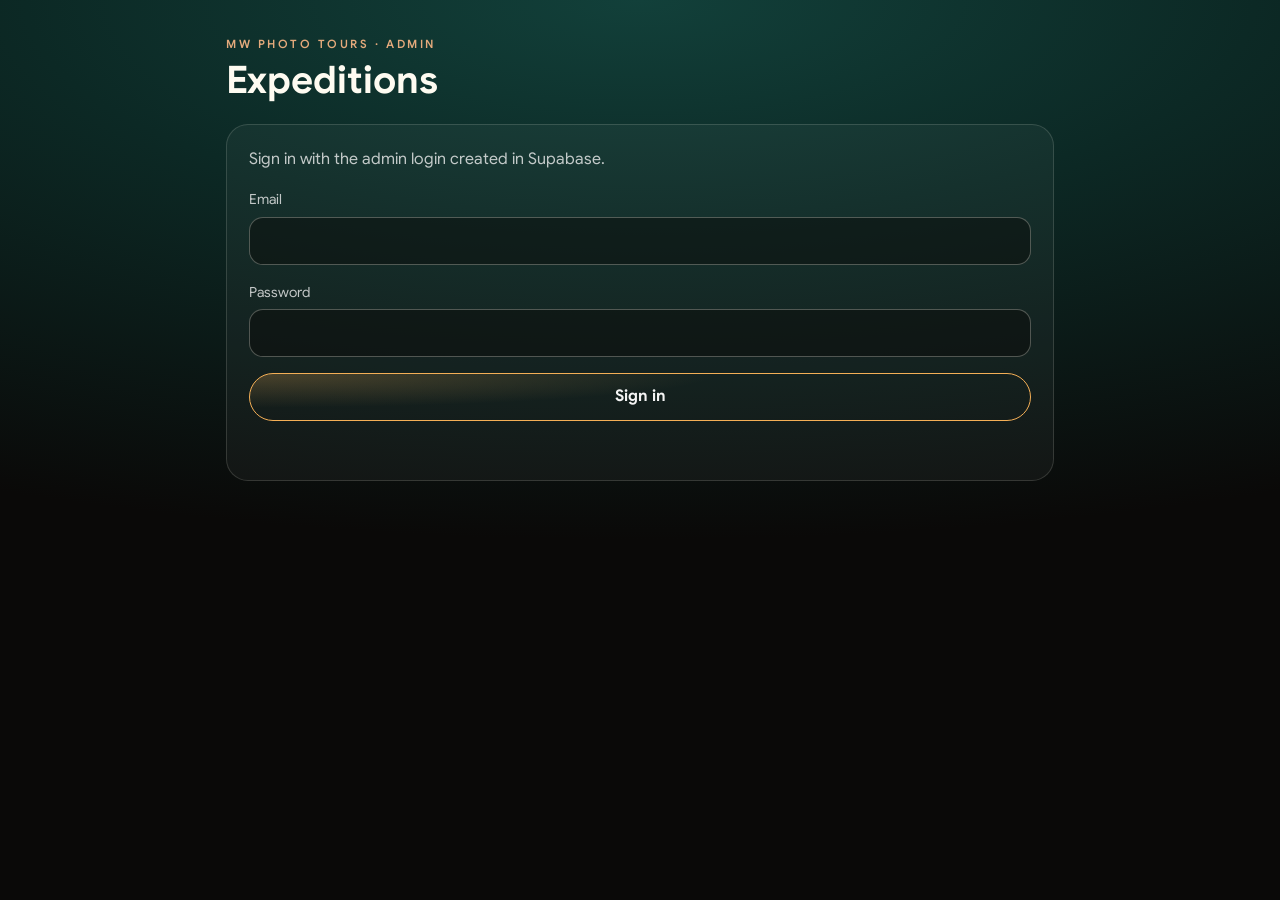
<file: admin/index.html>
<!doctype html>
<html lang="en">
<head>
<meta charset="utf-8">
<meta name="referrer" content="strict-origin-when-cross-origin">
<meta name="viewport" content="width=device-width,initial-scale=1,viewport-fit=cover">
<meta name="robots" content="noindex,nofollow">
<link rel="icon" href="../assets/favicon.ico" sizes="32x32"><link rel="icon" href="../assets/favicon.svg" type="image/svg+xml"><link rel="apple-touch-icon" sizes="180x180" href="../assets/apple-touch-icon.png">
<title>Expeditions admin · MW Photo Tours</title>
<link rel="stylesheet" href="../assets/fonts.css?v=202610111325">
<style>
:root{--night:#0A0908;--forest-night:#0C2925;--paper:#FEFBF1;--off:#F4F4F4;--gold:#F4AF56;--gold-soft:#E4AA7C;--amber:#E8A23E;--leaf:#A9C48C;--red:#F08A7A;
  --muted:rgba(244,244,244,.78);--faint:rgba(244,244,244,.56);--rule:rgba(254,251,241,.14);
  --sans:"MW Hebrew","MW Sans","Google Sans","Helvetica Neue",Arial,sans-serif;--label:"MW Hebrew","MW Sans","Google Sans","Helvetica Neue",Arial,sans-serif;--pill:64px;color-scheme:dark}
*,*::before,*::after{box-sizing:border-box}
body{margin:0;min-height:100vh;background:radial-gradient(120% 60% at 50% 0,#12403A 0,var(--forest-night) 40%,var(--night) 100%) no-repeat var(--night);color:var(--off);font:16px/1.6 var(--sans);-webkit-font-smoothing:antialiased}
button,input{font:inherit;color:inherit}
:focus-visible{outline:2px solid var(--gold);outline-offset:3px}
[hidden]{display:none!important}
main{width:min(860px,100%);margin:0 auto;padding:calc(36px + env(safe-area-inset-top)) 16px 64px;display:grid;gap:22px}
.lbl{margin:0;font:600 11.5px/1.4 var(--label);letter-spacing:.22em;text-transform:uppercase;color:var(--gold-soft)}
h1{margin:0;font-size:clamp(28px,6vw,38px);line-height:1.1;font-weight:700;color:var(--paper)}
h2{margin:0;font-size:21px;line-height:1.25;color:var(--paper)}
h3{margin:0;font:600 11.5px/1.4 var(--label);letter-spacing:.18em;text-transform:uppercase;color:var(--gold-soft)}
.lede{margin:0;color:var(--muted)}
.head{display:flex;flex-wrap:wrap;align-items:end;gap:10px 16px;justify-content:space-between}
.setup{border-color:rgba(240,138,122,.55);background:rgba(240,138,122,.07)}
.setup ol{margin:0;padding-inline-start:20px;display:grid;gap:10px;color:var(--muted)}
.setup b{color:var(--paper)}
.card{display:grid;gap:16px;padding:22px;border-radius:22px;background:rgba(254,251,241,.04);border:1px solid var(--rule)}
label{display:grid;gap:6px;font-size:14px;color:var(--muted)}
input{width:100%;height:48px;padding-inline:16px;border-radius:14px;border:1px solid rgba(254,251,241,.28);background:rgba(10,9,8,.45);color:var(--paper);font-size:16px}
input:focus{outline:none;border-color:var(--gold)}
input.code{font:600 16px/1 var(--label);letter-spacing:.12em;text-transform:uppercase}
.row{display:grid;grid-template-columns:1fr 1fr auto;gap:12px;align-items:end}
.row.one{grid-template-columns:minmax(0,1fr) auto}
.codebox{display:flex;flex-wrap:wrap;align-items:center;gap:12px}
.codeval{font:700 22px/1 var(--label);letter-spacing:.16em;color:var(--paper);padding:12px 18px;border-radius:14px;border:1px solid var(--rule);background:rgba(10,9,8,.35);user-select:all;-webkit-user-select:all}
.search{position:relative}
.search svg{position:absolute;top:50%;inset-inline-start:18px;width:20px;height:20px;margin-top:-10px;fill:none;stroke:var(--gold-soft);stroke-width:1.6;stroke-linecap:round}
.search input{height:54px;padding-inline:50px 18px;border-radius:var(--pill)}
.pills{display:flex;flex-wrap:wrap;gap:6px}
.pill.past{border-color:var(--rule);color:var(--faint)}
.card.ended{opacity:.78}
@media (max-width:640px){.row,.row.one{grid-template-columns:1fr}}
.btn{display:inline-flex;align-items:center;justify-content:center;gap:10px;min-height:48px;padding-inline:20px;border-radius:var(--pill);border:1px solid var(--gold);background:radial-gradient(130% 160% at 0 0,rgba(244,175,86,.24),transparent 46%);color:var(--off);font-weight:700;cursor:pointer;white-space:nowrap}
.btn:disabled{opacity:.5;cursor:default}
.btn.ghost{border-color:rgba(244,244,244,.35);background:none}
.btn.small{min-height:36px;padding-inline:14px;font-size:13.5px}
.btn.danger{border-color:rgba(240,138,122,.55);background:none;color:#F7B2A6}
.hint{margin:0;font-size:13.5px;color:var(--faint)}
.trip{display:flex;flex-wrap:wrap;align-items:center;gap:8px 18px;margin-bottom:8px;font-size:14px}.trip b{color:var(--off)}.trip .rv b{color:var(--gold)}.trip .btn{min-height:36px}
.msg{margin:0;min-height:1.4em;font-size:14.5px}
.msg.err{color:var(--red)} .msg.ok{color:var(--leaf)}
.tour-h{display:flex;flex-wrap:wrap;align-items:center;gap:8px 14px}
.tour-h .ph{width:52px;height:52px;border-radius:12px;background:#1A2422 center/cover no-repeat;flex:none}
.tour-h div{flex:1;min-width:180px}
.tour-h small{display:block;color:var(--faint);font-size:13.5px}
.pill{font:600 10.5px/1 var(--label);letter-spacing:.14em;text-transform:uppercase;padding:6px 10px;border-radius:var(--pill);border:1px solid var(--rule);color:var(--faint);white-space:nowrap}
.pill.on{border-color:rgba(169,196,140,.6);color:var(--leaf)}
.pill.off{border-color:rgba(232,162,62,.55);color:var(--amber)}
table{width:100%;border-collapse:collapse;font-size:14.5px}
th{text-align:start;font:600 11px/1.3 var(--label);letter-spacing:.12em;text-transform:uppercase;color:var(--faint);padding:8px 8px 8px 0;border-bottom:1px solid var(--rule)}
td{padding:10px 8px 10px 0;border-bottom:1px solid rgba(254,251,241,.07);color:var(--muted);font-variant-numeric:tabular-nums;vertical-align:middle}
td b{color:var(--paper);font-weight:700}
.tbl{overflow-x:auto}
@media (max-width:560px){.tbl th:nth-child(3),.tbl th:nth-child(4),.tbl td:nth-child(3),.tbl td:nth-child(4){display:none}}
.gal{display:grid;grid-template-columns:repeat(auto-fill,minmax(112px,1fr));gap:10px}
.gal figure{position:relative;margin:0;border-radius:12px;overflow:hidden;background:#14120F;aspect-ratio:1}
.gal img{display:block;width:100%;height:100%;object-fit:cover;cursor:zoom-in}
.gal figcaption{position:absolute;inset-inline:0;bottom:0;padding:18px 8px 6px;font-size:11.5px;line-height:1.3;color:#fff;background:linear-gradient(transparent,rgba(0,0,0,.75))}
.gal button{position:absolute;top:6px;inset-inline-end:6px;width:28px;height:28px;border-radius:50%;border:0;background:rgba(10,9,8,.75);color:#F7B2A6;font-size:16px;line-height:1;cursor:pointer}
.empty{color:var(--faint);font-size:14px;margin:0}
textarea{width:100%;min-height:96px;padding:12px 16px;border-radius:14px;border:1px solid rgba(254,251,241,.28);background:rgba(10,9,8,.45);color:var(--paper);font:16px/1.5 var(--sans);resize:vertical}
textarea:focus{outline:none;border-color:var(--gold)}
[data-msg]:empty{display:none}
.trb{display:flex;align-items:center;gap:10px}
.trh{display:flex;align-items:center;justify-content:space-between;gap:12px;min-height:36px}
.plus{display:grid;place-items:center;width:36px;height:36px;padding:0;border-radius:50%;border:1px solid var(--gold);background:radial-gradient(130% 160% at 0 0,rgba(244,175,86,.24),transparent 46%);cursor:pointer}
.plus svg{width:18px;height:18px;fill:none;stroke:var(--gold);stroke-width:2;stroke-linecap:round}
.add{display:flex;gap:10px;align-items:center}
.add input{height:40px;flex:1;min-width:0}
@media (max-width:640px){.add{flex-wrap:wrap}.add input{flex:1 1 100%}}
.alt{display:block;margin-top:3px;font-size:12.5px;color:var(--faint,#888)}
.mn{position:relative;width:44px;text-align:end}
.dots{width:36px;height:36px;display:inline-grid;place-items:center;border-radius:50%;border:1px solid rgba(254,251,241,.18);background:none;color:var(--paper);cursor:pointer}
.dots svg{width:18px;height:18px;fill:currentColor}
.dots:hover{border-color:var(--gold)}
.menu{position:absolute;z-index:5;top:42px;inset-inline-end:0;min-width:140px;display:grid;padding:6px;border-radius:12px;background:#1B1814;border:1px solid rgba(254,251,241,.16);box-shadow:0 14px 40px rgba(0,0,0,.5)}
.menu button{text-align:start;padding:10px 12px;border:0;border-radius:8px;background:none;color:var(--paper);font:600 14px/1 inherit;font-family:inherit;cursor:pointer}
.menu button:hover{background:rgba(254,251,241,.06)}
.menu .red{color:#F7B2A6}
.ed{cursor:default}
.ed form{width:min(420px,100%);display:grid;gap:12px;padding:20px;border-radius:18px;background:#14120F;border:1px solid rgba(254,251,241,.16)}
.ed h3{margin:0}.ed label{display:grid;gap:6px;font-size:13px;color:var(--muted)}.ed label small{color:var(--faint,#888)}
.ed input{height:42px}.ed .row{display:flex;justify-content:flex-end;gap:8px}
.lnk{border:0;background:none;padding:0;color:var(--gold,#F4AF56);font:inherit;font-size:12.5px;cursor:pointer;text-decoration:underline;text-underline-offset:2px}
.who{color:var(--paper);font-weight:700;text-decoration:underline;text-decoration-color:rgba(244,175,86,.6);text-underline-offset:3px}
.who:hover{color:var(--gold)}
.flbtn{display:inline-block;vertical-align:middle;margin-inline-start:10px;padding:4px 10px;border-radius:64px;border:1px solid rgba(244,175,86,.5);background:none;color:var(--gold-soft,#E4AA7C);font:600 12px/1.2 inherit;font-family:inherit;cursor:pointer;white-space:nowrap}
.flbtn:hover{border-color:var(--gold)}
.fls{display:grid;gap:2px;margin-top:6px}
.fls[hidden]{display:none}
.flpop{position:fixed;inset:0;z-index:50;display:grid;place-items:center;padding:16px;background:rgba(5,5,4,.66);-webkit-backdrop-filter:blur(6px);backdrop-filter:blur(6px)}
.flcard{position:relative;width:min(440px,100%);display:grid;gap:6px;padding:22px 20px 20px;border-radius:20px;background:#1B1814;border:1px solid rgba(254,251,241,.16);box-shadow:0 30px 80px rgba(0,0,0,.6)}
.flcard h2{margin:0 0 6px;padding-inline-end:40px;font-size:20px}
.flcard .fls{gap:8px;margin:0}
.flcard .fl{font-size:14.5px;white-space:normal;padding-block:8px;border-top:1px solid rgba(254,251,241,.08)}
.flx{position:absolute;top:12px;inset-inline-end:12px;width:36px;height:36px;border-radius:50%;border:1px solid rgba(254,251,241,.2);background:none;color:var(--paper);font-size:20px;line-height:1;cursor:pointer}
.flx:hover{border-color:var(--gold)}
.fl{font-size:12.5px;color:var(--muted);white-space:nowrap}
.fl b{color:var(--paper);font-weight:600}
.st{font:600 10.5px/1 var(--label);letter-spacing:.12em;text-transform:uppercase;white-space:nowrap}
.st.in{color:var(--leaf)} .st.wait{color:var(--faint)} .st.extra{color:var(--amber)}
.zoom{position:fixed;inset:0;z-index:50;display:grid;place-items:center;padding:16px;background:rgba(5,5,4,.92);cursor:zoom-out}
.zoom img{max-width:100%;max-height:100%;border-radius:10px}
</style>
</head>
<body>
<main>
  <div class="head">
    <div style="display:grid;gap:8px">
      <p class="lbl">MW Photo Tours · Admin</p>
      <h1>Expeditions</h1>
    </div>
    <button class="btn ghost small" id="out" type="button" hidden>Sign out</button>
  </div>

  <!-- sign in -->
  <form class="card" id="login" autocomplete="on">
    <p class="lede">Sign in with the admin login created in Supabase.</p>
    <label>Email<input id="em" type="email" autocomplete="username" required></label>
    <label>Password<input id="pw" type="password" autocomplete="current-password" required></label>
    <button class="btn" id="go" type="submit">Sign in</button>
    <p class="msg" id="lmsg" role="status"></p>
  </form>

  <div id="app" hidden style="display:grid;gap:22px">
    <div class="card setup" id="setup" hidden></div>
    <p class="lede">Each expedition: its code, its travelers, and the photos they shared. Travelers join with their name + the code, on any phone or computer.</p>
    <div class="search"><svg viewBox="0 0 24 24"><circle cx="11" cy="11" r="6.5"/><path d="m16 16 4.5 4.5"/></svg>
      <input id="q" type="search" placeholder="Search expeditions by name, place or month" aria-label="Search expeditions" autocomplete="off"></div>
    <div id="tours" style="display:grid;gap:22px"></div>
  </div>
</main>
<script src="/assets/vendor/supabase-js-2.118.0.js"></script>
<script>
(() => {
const CFG = { url: 'https://uiydebfzuxnxjqcnrylv.supabase.co', key: 'eyJhbGciOiJIUzI1NiIsInR5cCI6IkpXVCJ9.eyJpc3MiOiJzdXBhYmFzZSIsInJlZiI6InVpeWRlYmZ6dXhueGpxY25yeWx2Iiwicm9sZSI6ImFub24iLCJpYXQiOjE3OTExNzY2MjksImV4cCI6MjEwNjc1MjYyOX0.JwQ2bAjMrZZCnhFq79V8W5lnzcNz-zpf8IW6xFC4Mko' };
const $ = s => document.querySelector(s);
const esc = s => String(s ?? '').replace(/[&<>"']/g, c => ({ '&': '&amp;', '<': '&lt;', '>': '&gt;', '"': '&quot;', "'": '&#39;' }[c]));
const norm = c => String(c || '').toUpperCase().replace(/[\s\-–_.]/g, '');
const fmt = d => d ? new Date(d).toLocaleString('en-GB', { day: 'numeric', month: 'short', hour: '2-digit', minute: '2-digit' }) : '–';
const sb = window.supabase.createClient(CFG.url, CFG.key, { auth: { persistSession: true, storageKey: 'mw-admin-session', detectSessionInUrl: false } });
// trip photos in Google Drive: how many, sorted, to check, and links to the folders
const driveLink = id => 'https://drive.google.com/drive/folders/' + encodeURIComponent(id);
function tripHTML(r) {
  if (!r || !r.sent) return '<h3>Trip photos in Drive · 0</h3><p class="empty">None yet. Travelers send theirs from the expedition page (Field → Send photos).</p>';
  return `<h3>Trip photos in Drive · ${r.sent}</h3><div class="trip"><span><b>${r.sorted}</b> sorted</span><span${r.review ? ' class="rv"' : ''}><b>${r.review}</b> not sure</span>${r.waiting ? `<span><b>${r.waiting}</b> being filed</span>` : ''}<span><b>${r.people}</b> ${r.people === 1 ? 'traveler' : 'travelers'}</span>
    ${r.folder ? `<a class="btn ghost small" href="${driveLink(r.folder)}" target="_blank" rel="noopener">Open in Drive</a>` : ''}${r.review && r.review_folder ? `<a class="btn ghost small" href="${driveLink(r.review_folder)}" target="_blank" rel="noopener">Not sure (couldn’t look)</a>` : ''}</div>
    <p class="hint">Photos the sorter wasn’t sure about sit in a “Not sure” folder inside their best-guess subject. Move a wrong one to the right folder in Drive; its name stays the same.</p>`;
}
let list = [], urls = {}, openAdd = null, flightsBy = null, tripBy = null;

// check a code really opens an expedition page (same lock the pages use: PBKDF2-SHA256 → AES-GCM)
const b64 = s => Uint8Array.from(atob(s), c => c.charCodeAt(0));
async function opens(path, code) {
  const html = await fetch('../' + path + 'index.html', { cache: 'no-store' }).then(r => r.text());
  const v = JSON.parse(html.match(/<script id="vault" type="application\/json">([\s\S]*?)<\/script>/)[1]);
  const base = await crypto.subtle.importKey('raw', new TextEncoder().encode(norm(code)), 'PBKDF2', false, ['deriveKey']);
  const k = await crypto.subtle.deriveKey({ name: 'PBKDF2', salt: b64(v.salt), iterations: v.iter, hash: 'SHA-256' }, base, { name: 'AES-GCM', length: 256 }, false, ['decrypt']);
  try { await crypto.subtle.decrypt({ name: 'AES-GCM', iv: b64(v.iv) }, k, b64(v.data)); return true; } catch (e) { return false; }
}

async function load() {
  const [cfg, ov] = await Promise.all([
    fetch('../tours.json', { cache: 'no-cache' }).then(r => r.json()),
    sb.rpc('admin_overview'),
  ]);
  if (ov.error) { $('#app').hidden = true; $('#login').hidden = false; $('#out').hidden = false; say($('#lmsg'), /not_admin/.test(ov.error.message) ? 'This login is not an expedition admin yet. Run the "make Matan an admin" query from the setup file.' : 'Could not load: ' + ov.error.message, 'err'); return; }
  const db = Object.fromEntries((ov.data || []).map(t => [t.slug, t]));
  // each traveler's own flights (needs supabase-update-admin-flights.txt; null = not run yet)
  const fl = await sb.rpc('admin_flights');
  flightsBy = fl.error ? null : Object.fromEntries((fl.data || []).map(r => [r.member_id, Array.isArray(r.flights) ? r.flights : []]));
  const tph = await sb.rpc('admin_trip_photos');   // trip photos sent to Google Drive (supabase-update-trip-photos.txt)
  tripBy = tph.error ? null : Object.fromEntries((tph.data || []).map(r => [r.tour_slug, r]));
  const today = new Date().toISOString().slice(0, 10);
  const when = t => t.end && today > t.end ? 'past' : t.start && today >= t.start ? 'now' : 'soon';
  const rank = { now: 0, soon: 1, past: 2 };
  list = (cfg.tours || []).filter(t => t.slug).map(t => ({ ...t, db: db[t.slug] || null, when: when(t) }))
    .sort((a, b) => rank[a.when] - rank[b.when] || (a.when === 'past' ? (b.start || '').localeCompare(a.start || '') : (a.start || '').localeCompare(b.start || '')));
  const { data: ph } = await sb.from('photos').select('id,tour_slug,item_kind,item_id,path,created_at,members(name)').order('created_at', { ascending: false });
  const photos = ph || [];
  const need = photos.map(p => p.path.replace(/\.jpg$/, '_t.jpg')).concat(photos.map(p => p.path)).filter(p => !urls[p]);
  for (let i = 0; i < need.length; i += 100) {
    const { data: s } = await sb.storage.from('tour-photos').createSignedUrls(need.slice(i, i + 100), 3600 * 6);
    (s || []).forEach(x => { if (x.signedUrl) urls[x.path] = x.signedUrl; });
  }
  render(photos);
  checkSetup(ov.data || []);
}

// what Supabase still needs, so travelers can join (shown only when something is missing)
async function checkSetup(tours) {
  const todo = [];
  try {
    const st = await fetch(CFG.url + '/auth/v1/settings', { headers: { apikey: CFG.key } }).then(r => r.json());
    if (st && st.external && st.external.anonymous_users === false)
      todo.push('<b>Turn on anonymous sign-ins.</b> Supabase → Authentication → Sign In / Providers → "Allow anonymous sign-ins" → Save. Without it, travelers open the expedition but are never registered, so they don\u2019t appear here.');
  } catch (e) {}
  if (tours.some(t => t.ready && !('code_edit' in t))) todo.push('<b>Run supabase-update-change-code.txt</b> in Supabase → SQL Editor, to change an expedition\u2019s code here.');
  if (tripBy === null) todo.push('<b>Run supabase-update-trip-photos.txt</b> in Supabase → SQL Editor, so travelers can send their trip photos to Google Drive.');
  if (flightsBy === null) todo.push('<b>Run supabase-update-admin-flights.txt</b> in Supabase → SQL Editor, to see each traveler\u2019s flights here.');
  if (tours.length && !('travelers' in tours[0])) todo.push('<b>Run supabase-update-travelers.txt</b> in Supabase → SQL Editor (the traveler list).');
  const v = await sb.rpc('admin_view_member', { p_member: '00000000-0000-0000-0000-000000000000' });
  if (v.error && /function|schema cache/i.test(v.error.message)) todo.push('<b>Run supabase-update-view-as.txt</b> in Supabase → SQL Editor (opening a traveler\u2019s view).');
  else {
    // a name on the list that hasn't joined yet must open too (needs the newer update)
    const tr = tours.flatMap(t => (t.travelers || []).filter(r => !(t.members || []).some(m => m.traveler_id === r.id)))[0];
    if (tr) { const r = await sb.rpc('admin_view_member', { p_member: tr.id }); if (!r.error && !r.data) todo.push('<b>Run supabase-update-view-before-join.txt</b> in Supabase → SQL Editor, so tapping the name of a traveler who hasn\u2019t signed in yet opens their view.'); }
  }
  const box = $('#setup');
  box.innerHTML = todo.length ? `<h3>Finish the setup</h3><ol>${todo.map(t => `<li>${t}</li>`).join('')}</ol><p class="hint">Then travelers who already opened an expedition are asked for their name and the code once more, and appear here.</p>` : '';
  box.hidden = !todo.length;
}

// a traveler's own flights, one line each: date · route · times · flight no.
const fday = iso => iso ? new Date(iso + 'T12:00:00').toLocaleDateString('en-GB', { day: 'numeric', month: 'short' }) : '';
function flightsHTML(m) {
  const f = m && flightsBy && flightsBy[m.id];
  if (!f || !f.length) return '';
  return `<button class="flbtn" type="button" data-fltog data-name="${esc(m.name)}" aria-haspopup="dialog" title="See flight details">Flight details · ${f.length}</button><span class="fls" hidden>` + f.slice().sort((a, b) => ((a.iso || '') + (a.time || '')).localeCompare((b.iso || '') + (b.time || '')))
    .map(r => `<span class="fl">${esc(fday(r.iso))} · <b>${esc(r.from || '')} → ${esc(r.to || '')}</b>${r.time ? ' · ' + esc(r.time) + (r.arrive ? '–' + esc(r.arrive) : '') : ''}${r.flight ? ' · ' + esc(r.flight) : ''}</span>`).join('') + '</span>';
}
// a traveler's flights in a small window, closed with × (or Escape, or a tap outside)
function showFlights(name, rows, from) {
  const v = document.createElement('div'); v.className = 'flpop';
  v.innerHTML = `<div class="flcard" role="dialog" aria-modal="true" aria-labelledby="flh"><button class="flx" type="button" aria-label="Close">×</button>
    <h3>Flights</h3><h2 id="flh">${esc(name)}</h2><div class="fls">${rows}</div></div>`;
  const close = () => { v.remove(); removeEventListener('keydown', key); from && from.focus(); };
  const key = e => { if (e.key === 'Escape') close(); };
  v.querySelector('.flx').onclick = close;
  v.addEventListener('click', e => { if (e.target === v) close(); });
  addEventListener('keydown', key);
  document.body.appendChild(v); v.querySelector('.flx').focus();
}
// all of an expedition's travelers and their flights as one picture (to send on), in the site's colours
async function flightsPNG(t, btn) {
  const d = t.db || {}, mem = d.members || [], trav = d.travelers || [];
  const people = trav.map(r => ({ name: r.name, other: (r.other_names || []).join(' · '), m: mem.find(m => m.traveler_id === r.id) }))
    .concat(mem.filter(m => !m.traveler_id || !trav.some(r => r.id === m.traveler_id)).map(m => ({ name: m.name, other: '', m })));
  const rowsOf = p => ((p.m && flightsBy && flightsBy[p.m.id]) || []).slice()
    .sort((a, b) => ((a.iso || '') + (a.time || '')).localeCompare((b.iso || '') + (b.time || '')));
  try { await document.fonts.ready; } catch (e) {}
  const S = 2, W = 1100, P = 56, F = '"MW Sans","Google Sans","MW Hebrew","Helvetica Neue",Arial,sans-serif';
  const line = r => [fday(r.iso), `${r.from || ''} → ${r.to || ''}`, (r.fromCity || r.toCity) ? `${r.fromCity || ''} → ${r.toCity || ''}` : '',
    r.time ? r.time + (r.arrive ? '–' + r.arrive : '') : 'Time TBC', r.flight || 'Flight no. TBC'];
  let H = P + 150;
  people.forEach(p => { H += 58 + (p.other ? 22 : 0) + Math.max(1, rowsOf(p).length) * 34 + 18; });
  H += 70;
  const c = document.createElement('canvas'); c.width = W * S; c.height = H * S;
  const x = c.getContext('2d'); x.scale(S, S); x.textBaseline = 'alphabetic';
  x.fillStyle = '#0A0908'; x.fillRect(0, 0, W, H);
  const g = x.createRadialGradient(W / 2, 0, 0, W / 2, 0, W * 0.8); g.addColorStop(0, 'rgba(18,64,58,.9)'); g.addColorStop(1, 'rgba(10,9,8,0)');
  x.fillStyle = g; x.fillRect(0, 0, W, H);
  const txt = (s, X, Y, font, col, align) => { x.font = font; x.fillStyle = col; x.textAlign = align || 'left'; x.fillText(s, X, Y); };
  let y = P + 14;
  txt('MW PHOTO TOURS · FLIGHTS', P, y, `600 13px ${F}`, '#E4AA7C');
  y += 44; txt(t.title?.en || t.slug, P, y, `700 32px ${F}`, '#FEFBF1');
  y += 30; txt(`${t.place?.en || ''} · ${nice(t.start)} – ${nice(t.end)}`, P, y, `400 16px ${F}`, 'rgba(244,244,244,.72)');
  y += 50;
  for (const p of people) {
    x.fillStyle = 'rgba(254,251,241,.14)'; x.fillRect(P, y - 26, W - 2 * P, 1);
    y += 8; txt(p.name, P, y, `700 19px ${F}`, '#FEFBF1');
    txt(p.m ? 'Joined' : 'Not joined yet', W - P, y, `600 12px ${F}`, p.m ? '#A9C48C' : 'rgba(244,244,244,.5)', 'right');
    if (p.other) { y += 22; txt(p.other, P, y, `400 14px ${F}`, 'rgba(244,244,244,.56)'); }
    y += 10;
    const fr = rowsOf(p);
    if (!fr.length) { y += 34; txt('No flights added yet', P, y, `400 15px ${F}`, 'rgba(244,244,244,.5)'); }
    for (const r of fr) {
      y += 34; const [dd, code, city, tm, no] = line(r);
      txt(dd, P, y, `600 15px ${F}`, '#E4AA7C');
      txt(code, P + 90, y, `700 15px ${F}`, '#FEFBF1');
      txt(city, P + 220, y, `400 14px ${F}`, 'rgba(244,244,244,.72)');
      txt(tm, P + 640, y, `400 15px ${F}`, '#F4F4F4');
      txt(no, W - P, y, `600 15px ${F}`, '#F4F4F4', 'right');
    }
    y += 44;
  }
  txt(`Made ${new Date().toLocaleDateString('en-GB', { day: 'numeric', month: 'short', year: 'numeric' })} · flights each traveler added on the expedition site`, P, H - 34, `400 12px ${F}`, 'rgba(244,244,244,.45)');
  c.toBlob(b => {
    const a = document.createElement('a'); a.href = URL.createObjectURL(b);
    a.download = `flights-${t.slug}-${new Date().toISOString().slice(0, 10)}.png`;
    document.body.appendChild(a); a.click(); a.remove(); setTimeout(() => URL.revokeObjectURL(a.href), 4000);
  }, 'image/png');
}
let lastPhotos = [];
// a browser that has opened an expedition keeps its code (mw-tour-<slug>-code): offer it, so nothing has to be typed
const saved = slug => { try { return localStorage.getItem('mw-tour-' + slug + '-code') || ''; } catch (e) { return ''; } };
const MONTHS = ['January','February','March','April','May','June','July','August','September','October','November','December'];
const hay = t => [t.title?.en, t.title?.he, t.place?.en, t.place?.he, t.slug, t.start, t.end,
  ...[t.start, t.end].filter(Boolean).map(d => MONTHS[+d.slice(5, 7) - 1] + ' ' + d.slice(0, 4))].join(' ').toLowerCase();
const nice = d => d ? new Date(d + 'T12:00:00').toLocaleDateString('en-GB', { day: 'numeric', month: 'short', year: 'numeric' }) : '';
function render(photos) {
  if (photos) lastPhotos = photos; else photos = lastPhotos;
  const term = ($('#q').value || '').trim().toLowerCase();
  const shown = list.map((t, i) => [t, i]).filter(([t]) => !term || hay(t).includes(term));
  $('#tours').innerHTML = shown.map(([t, i]) => {
    const d = t.db, ready = d && d.ready, mem = d ? d.members : [], trav = (d && d.travelers) || [], tp = photos.filter(p => p.tour_slug === t.slug);
    // the list Matan added (with who joined), then anyone who joined without being on it
    const rows = trav.map(r => ({ name: r.name, t: r, m: mem.find(m => m.traveler_id === r.id) }))
      .concat(mem.filter(m => !m.traveler_id || !trav.some(r => r.id === m.traveler_id)).map(m => ({ name: m.name, m })));
    return `<section class="card${t.when === 'past' ? ' ended' : ''}" data-i="${i}">
      <div class="tour-h"><span class="ph" style="background-image:url('../${esc(t.cover || '')}')"></span>
        <div><h2>${esc(t.title?.en || t.slug)}</h2><small>${esc(t.place?.en || '')} · ${esc(nice(t.start))} – ${esc(nice(t.end))}</small></div>
        <span class="pills"><span class="pill ${t.when === 'past' ? 'past' : t.when === 'now' ? 'on' : 'off'}">${t.when === 'past' ? 'Ended' : t.when === 'now' ? 'Happening now' : 'Upcoming'}</span>
        <span class="pill ${ready ? 'on' : 'off'}">${ready ? 'Connected' : 'Not connected'}</span></span></div>

      <h3>${ready ? 'Expedition code' : 'Connect this expedition'}</h3>
      ${ready ? `<div class="codebox">${d.code ? `<span class="codeval">${esc(d.code)}</span>`
            : '<span class="hint">Connected. Run the "show code" update in Supabase to see the code here.</span>'}${d.code || d.code_edit ? `<span class="mn"><button class="dots" type="button" data-menu aria-label="More for the code" title="More"><svg viewBox="0 0 24 24"><circle cx="5" cy="12" r="1.8"/><circle cx="12" cy="12" r="1.8"/><circle cx="19" cy="12" r="1.8"/></svg></button>
              <div class="menu" hidden>${d.code ? `<button type="button" data-copy="${esc(d.code)}">Copy code</button>` : ''}${d.code_edit ? '<button type="button" data-chcode>Change code</button>' : ''}</div></span>` : ''}</div>
        ${d.code_edit ? `<form class="row one" data-codeform hidden><label>New code for this expedition<input class="code" data-newcode spellcheck="false" autocapitalize="characters" autocomplete="off" placeholder="e.g. MWP-LADAKH"></label>
          <span class="codebox"><button class="btn" type="submit">Save code</button><button class="btn ghost" type="button" data-cancelcode>Cancel</button></span>
          <p class="hint" style="grid-column:1/-1">The old code stops working right away. Travelers who already joined stay signed in; new sign-ins use the new code.</p></form>` : ''}
        `
      : `<div class="row one"><label>The code this expedition opens with today<input class="code" data-secret spellcheck="false" autocapitalize="characters" placeholder="e.g. LYNX-2026" value="${esc(saved(t.slug))}"></label>
          <button class="btn" type="button" data-connect>Connect</button></div>
        ${saved(t.slug) ? '<p class="msg ok" style="margin:0">Found on this device: this browser already opened the expedition, so its code is filled in. Tap Connect.</p>' : ''}
        <p class="hint">Needed only once. The code is checked against the expedition before saving; after that travelers join with this code + their name.</p>`}
      <p class="msg" data-msg role="status"></p>

      <div class="trh"><h3>Travelers · ${trav.length}</h3><span class="trb">${ready && flightsBy && rows.length ? '<button class="btn ghost small" type="button" data-flpng>Download flights (PNG)</button>' : ''}${ready ? `<button class="plus" type="button" data-plus aria-label="Add a traveler" title="Add a traveler"><svg viewBox="0 0 24 24"><path d="M12 5.5v13M5.5 12h13"/></svg></button>` : ''}</span></div>
      ${ready ? `<form class="add" data-addform ${openAdd === t.slug ? '' : 'hidden'}><input data-names type="text" placeholder="Full name (English)" autocomplete="off" spellcheck="false" aria-label="Traveler's full name"><input data-other type="text" dir="auto" placeholder="Name in another language (optional)" autocomplete="off" spellcheck="false" aria-label="The same name in another language"><button class="btn small" type="submit">Add</button></form>` : ''}
      ${rows.length ? `<div class="tbl"><table><thead><tr><th>Name</th><th>Status</th><th>Last active</th><th>Photos</th><th></th></tr></thead><tbody>
        ${rows.map(x => `<tr><td><a class="who" href="../${esc(t.path)}?as=${esc(x.m ? x.m.id : x.t.id)}" target="_blank" rel="noopener" title="Open ${esc(x.name)}'s view">${esc(x.name)}</a>${flightsHTML(x.m)}${x.t && (x.t.other_names || []).length ? `<span class="alt"><bdi>${esc(x.t.other_names.join(' · '))}</bdi></span>` : ''}</td>
          <td><span class="st ${x.m ? (x.t ? 'in' : 'extra') : 'wait'}">${x.m ? (x.t ? 'Joined' : 'Not on list') : 'Not joined yet'}</span></td>
          <td>${x.m ? fmt(x.m.last_seen) : '–'}</td><td>${x.m ? x.m.photos : '–'}</td>
          <td class="mn"><button class="dots" type="button" data-menu aria-label="More for ${esc(x.name)}" title="More"><svg viewBox="0 0 24 24"><circle cx="5" cy="12" r="1.8"/><circle cx="12" cy="12" r="1.8"/><circle cx="19" cy="12" r="1.8"/></svg></button>
            <div class="menu" hidden>${x.t ? `<button type="button" data-edit="${esc(x.t.id)}" data-name="${esc(x.name)}" data-cur="${esc((x.t.other_names || []).join(', '))}">Edit</button>` : ''}
            <button type="button" class="red" ${x.t ? `data-rmt="${esc(x.t.id)}"` : `data-rm="${esc(x.m.id)}"`} data-name="${esc(x.name)}">Remove</button></div></td></tr>`).join('')}
        </tbody></table></div>` : `<p class="empty">${ready ? 'No travelers yet. Only names on this list can join: tap + to add one.' : 'No travelers yet.'}</p>`}

      ${ready && tripBy ? tripHTML(tripBy[t.slug]) : ''}

      <h3>Shared photos · ${tp.length}</h3>
      ${tp.length ? `<div class="gal">${tp.map(p => `<figure><img loading="lazy" src="${esc(urls[p.path.replace(/\.jpg$/, '_t.jpg')] || urls[p.path] || '')}" data-full="${esc(urls[p.path] || '')}" alt="">
          <figcaption>${esc(p.members?.name || '')} · ${esc(p.item_id.replace(/-/g, ' '))}</figcaption><button type="button" data-delph="${p.id}" data-path="${esc(p.path)}" aria-label="Delete photo">×</button></figure>`).join('')}</div>`
        : '<p class="empty">No photos yet.</p>'}
    </section>`;
  }).join('') || `<p class="empty">${term ? 'No expedition matches that search.' : 'No expeditions in tours.json.'}</p>`;
}

function say(el, t, c) { el.textContent = t; el.className = 'msg' + (c ? ' ' + c : ''); }

$('#tours').addEventListener('click', async e => {
  const card = e.target.closest('.card'); if (!card) return;
  const t = list[+card.dataset.i], msg = card.querySelector('[data-msg]');
  const btn = e.target.closest('button'); if (!btn) return;
  if (btn.matches('[data-connect]')) {
    const secret = card.querySelector('[data-secret]').value, code = secret;
    if (norm(secret).length < 4) return say(msg, 'Type the code this expedition opens with today.', 'err');
    btn.disabled = true; say(msg, 'Checking the code against the page…');
    try {
      if (!await opens(t.path, secret)) { btn.disabled = false; return say(msg, 'That code does not open this expedition. Check it and try again.', 'err'); }
      const { error } = await sb.rpc('admin_set_tour', { p_slug: t.slug, p_title: t.title?.en || t.slug, p_secret: secret, p_code: code });
      if (error) throw error;
      say(msg, 'Connected.', 'ok'); await load();
    } catch (err) { btn.disabled = false; say(msg, 'Could not save: ' + (err.message || err), 'err'); }
  }
  if (btn.matches('[data-flpng]')) { flightsPNG(t, btn); return; }
  if (btn.matches('[data-fltog]')) { showFlights(btn.dataset.name, btn.nextElementSibling.innerHTML, btn); return; }
  if (btn.matches('[data-chcode]')) {
    btn.closest('.menu').hidden = true;
    const f = card.querySelector('[data-codeform]'); f.hidden = !f.hidden;
    if (!f.hidden) f.querySelector('input').focus();
    return;
  }
  if (btn.matches('[data-cancelcode]')) { const f = card.querySelector('[data-codeform]'); f.hidden = true; f.reset(); say(msg, ''); return; }
  if (btn.matches('[data-copy]')) {
    btn.closest('.menu').hidden = true;
    try { await navigator.clipboard.writeText(btn.dataset.copy); say(msg, 'Code copied.', 'ok'); setTimeout(() => say(msg, ''), 2000); } catch (e) { say(msg, 'Could not copy. Select the code and copy it.', 'err'); }
    return;
  }
  if (btn.matches('[data-plus]')) {
    const f = card.querySelector('[data-addform]'); f.hidden = !f.hidden; openAdd = f.hidden ? null : t.slug;
    if (!f.hidden) f.querySelector('input').focus();
    return;
  }
  if (btn.matches('[data-menu]')) {
    const m = btn.nextElementSibling, open = m.hidden;
    document.querySelectorAll('.menu').forEach(x => { x.hidden = true; }); m.hidden = !open;
    if (open) {   // placed on the page, not inside the table (which scrolls sideways on a phone)
      const r = btn.getBoundingClientRect();
      Object.assign(m.style, { position: 'fixed', top: Math.min(r.bottom + 6, innerHeight - 110) + 'px', left: Math.max(8, r.right - 150) + 'px', right: 'auto' });
    }
    return;
  }
  if (btn.matches('[data-edit]')) { btn.closest('.menu').hidden = true; editTraveler(btn, msg); return; }
  if (btn.matches('[data-rmt]')) {
    if (!confirm(`Remove ${btn.dataset.name} from this expedition's list? If they joined, their access, progress and photos go too.`)) return;
    const { error } = await sb.rpc('admin_remove_traveler', { p_id: btn.dataset.rmt });
    if (error) return say(msg, 'Could not remove: ' + error.message, 'err');
    await load(); return;
  }
  if (btn.matches('[data-rm]')) {
    if (!confirm(`Remove ${btn.dataset.name} from this expedition? Their progress and photos go too.`)) return;
    const { error } = await sb.rpc('admin_remove_member', { p_member: btn.dataset.rm });
    if (error) return say(msg, 'Could not remove: ' + error.message, 'err');
    await load();
  }
  if (btn.matches('[data-delph]')) {
    if (!confirm('Delete this photo for everyone?')) return;
    const p = btn.dataset.path;
    await sb.storage.from('tour-photos').remove([p, p.replace(/\.jpg$/, '_t.jpg')]);
    const { error } = await sb.from('photos').delete().eq('id', +btn.dataset.delph);
    if (error) return say(msg, 'Could not delete: ' + error.message, 'err');
    await load();
  }
});
// add a traveler: type the full name, Enter (several at once: separate with commas)
$('#tours').addEventListener('submit', async e => {
  e.preventDefault();
  const f = e.target, card = f.closest('.card'), t = list[+card.dataset.i], msg = card.querySelector('[data-msg]');
  if (f.matches('[data-codeform]')) {      // a new code: the old one stops working, the page itself stays as it is
    const inp = f.querySelector('[data-newcode]'), code = inp.value.trim().replace(/\s+/g, ''), b = f.querySelector('[type=submit]');
    if (norm(code).length < 4) { say(msg, 'The code needs at least 4 letters or numbers.', 'err'); return inp.focus(); }
    if (norm(code) === norm(t.db && t.db.code)) { say(msg, 'That is already the code.', 'err'); return inp.focus(); }
    if (!confirm(`Change the code of ${t.title?.en || t.slug} to ${code.toUpperCase()}?\n\nThe old code stops working right away. Travelers who already joined stay signed in.`)) return;
    b.disabled = true; say(msg, 'Saving the new code…');
    const { error } = await sb.rpc('admin_set_tour', { p_slug: t.slug, p_title: null, p_secret: null, p_code: code });
    b.disabled = false;
    if (error) return say(msg, 'Could not change the code: ' + error.message, 'err');
    await load();
    say(document.querySelector(`.card[data-i="${card.dataset.i}"] [data-msg]`), `Code changed to ${code.toUpperCase()}. Send travelers the new code.`, 'ok');
    return;
  }
  const other = (f.querySelector('[data-other]') || {}).value || '';
  const names = f.querySelector('input').value.split(/[,;\n]+/).map(n => n.trim()).filter(Boolean);
  if (!names.length) return f.querySelector('input').focus();
  const b = f.querySelector('button'); b.disabled = true;
  // with a name in another language: one traveler at a time; without: several names separated by commas
  const { data, error } = other.trim()
    ? await sb.rpc('admin_add_traveler', { p_slug: t.slug, p_name: names.join(' '), p_other: other.split(/[,;\n]+/).map(n => n.trim()).filter(Boolean) }).then(r => ({ data: r.data ? names.length : 0, error: r.error && /function/.test(r.error.message) ? { message: 'Run supabase-update-other-names.txt in Supabase first.' } : r.error }))
    : await sb.rpc('admin_add_travelers', { p_slug: t.slug, p_names: names });
  b.disabled = false;
  if (error) return say(msg, /function/.test(error.message) ? 'Run supabase-update-travelers.txt in Supabase first.' : 'Could not add: ' + error.message, 'err');
  openAdd = t.slug; await load();
  const nf = document.querySelector(`.card[data-i="${card.dataset.i}"] [data-addform] input`); if (nf) nf.focus();
  if (data < names.length) say(document.querySelector(`.card[data-i="${card.dataset.i}"] [data-msg]`), 'Already on the list.', 'err');
});
// a tap anywhere else closes an open ⋯ menu
document.addEventListener('click', e => { if (!e.target.closest('.mn')) document.querySelectorAll('.menu').forEach(x => { x.hidden = true; }); });
addEventListener('scroll', () => document.querySelectorAll('.menu').forEach(x => { x.hidden = true; }), { passive: true });
// edit a traveler: their name, and the same name in other languages (any of them signs in)
function editTraveler(btn, msg) {
  const d = document.createElement('div'); d.className = 'zoom ed';
  d.innerHTML = `<form><h3>Edit traveler</h3><label>Full name (English)<input data-en value="${esc(btn.dataset.name)}" autocomplete="off" spellcheck="false"></label>
    <label>Name in other languages <small>(optional; several: separate with commas)</small><input data-oth dir="auto" value="${esc(btn.dataset.cur)}" autocomplete="off" spellcheck="false"></label>
    <p class="hint">They can sign in with any of these names.</p><p class="msg" data-em></p>
    <div class="row"><button type="button" class="btn ghost small" data-x>Cancel</button><button class="btn small" type="submit">Save</button></div></form>`;
  document.body.appendChild(d);
  const f = d.querySelector('form'), em = d.querySelector('[data-em]'); f.querySelector('[data-en]').focus();
  d.addEventListener('click', e => { if (e.target === d || e.target.closest('[data-x]')) d.remove(); });
  f.onsubmit = async e => {
    e.preventDefault();
    const name = f.querySelector('[data-en]').value.trim().replace(/\s+/g, ' '), other = f.querySelector('[data-oth]').value.split(/[,;\n]+/).map(n => n.trim()).filter(Boolean);
    if (!name) return f.querySelector('[data-en]').focus();
    const { error } = await sb.rpc('admin_update_traveler', { p_id: btn.dataset.edit, p_name: name, p_other: other });
    if (error) return say(em, /function/.test(error.message) ? 'Run supabase-update-other-names.txt in Supabase first.' : /duplicate|unique/.test(error.message) ? 'That name is already on the list.' : 'Could not save: ' + error.message, 'err');
    d.remove(); await load();
  };
}
$('#tours').addEventListener('click', e => {
  const img = e.target.closest('.gal img'); if (!img || !img.dataset.full) return;
  const z = document.createElement('div'); z.className = 'zoom'; z.innerHTML = `<img src="${esc(img.dataset.full)}" alt="">`; z.onclick = () => z.remove(); document.body.appendChild(z);
});

$('#login').addEventListener('submit', async e => {
  e.preventDefault();
  const m = $('#lmsg'); $('#go').disabled = true; say(m, 'Signing in…');
  const { error } = await sb.auth.signInWithPassword({ email: $('#em').value.trim(), password: $('#pw').value });
  $('#go').disabled = false;
  if (error) return say(m, 'Wrong email or password.', 'err');
  say(m, ''); show(true);
});
$('#q').addEventListener('input', () => render());
$('#out').addEventListener('click', async () => { await sb.auth.signOut(); show(false); });

async function show(on) {
  $('#login').hidden = on; $('#app').hidden = !on; $('#out').hidden = !on;
  if (on) await load();
}
sb.auth.getSession().then(({ data }) => show(!!(data.session && !data.session.user.is_anonymous)));
})();
</script>
</body>
</html>
</file>
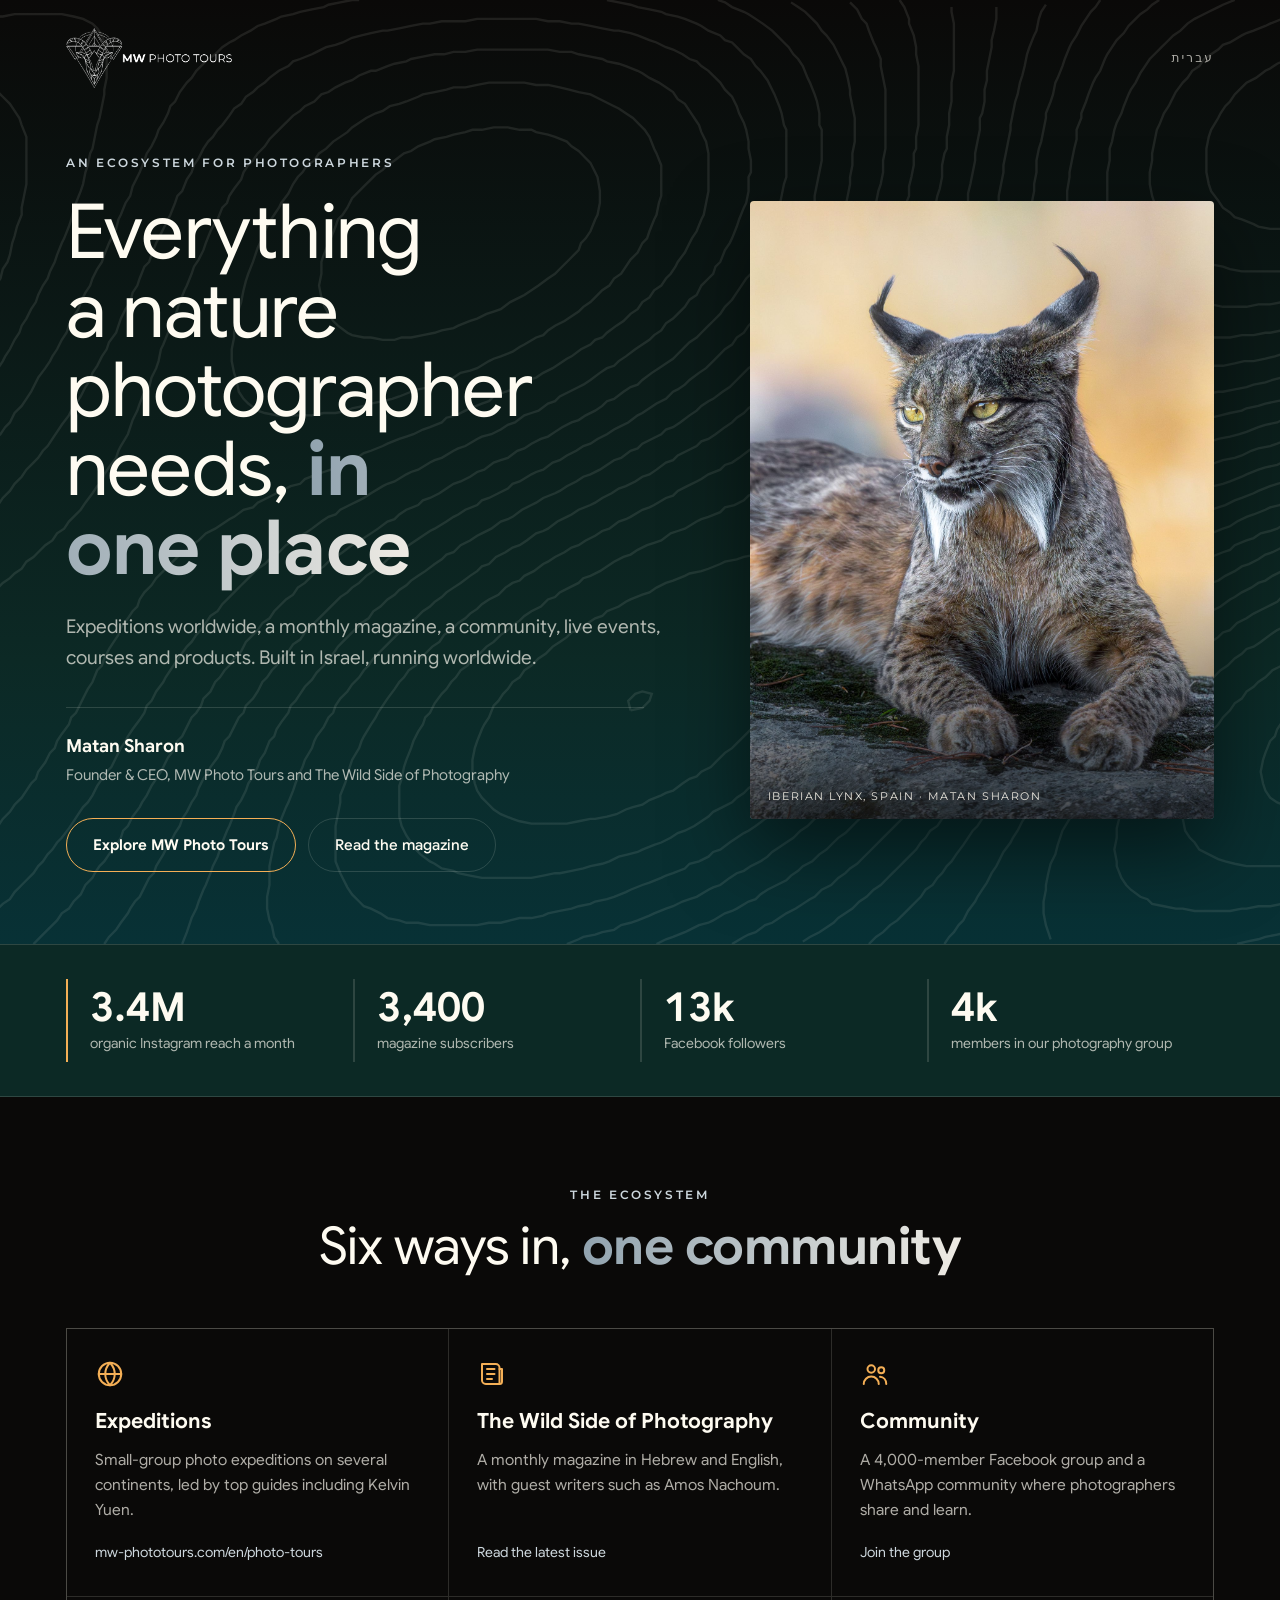
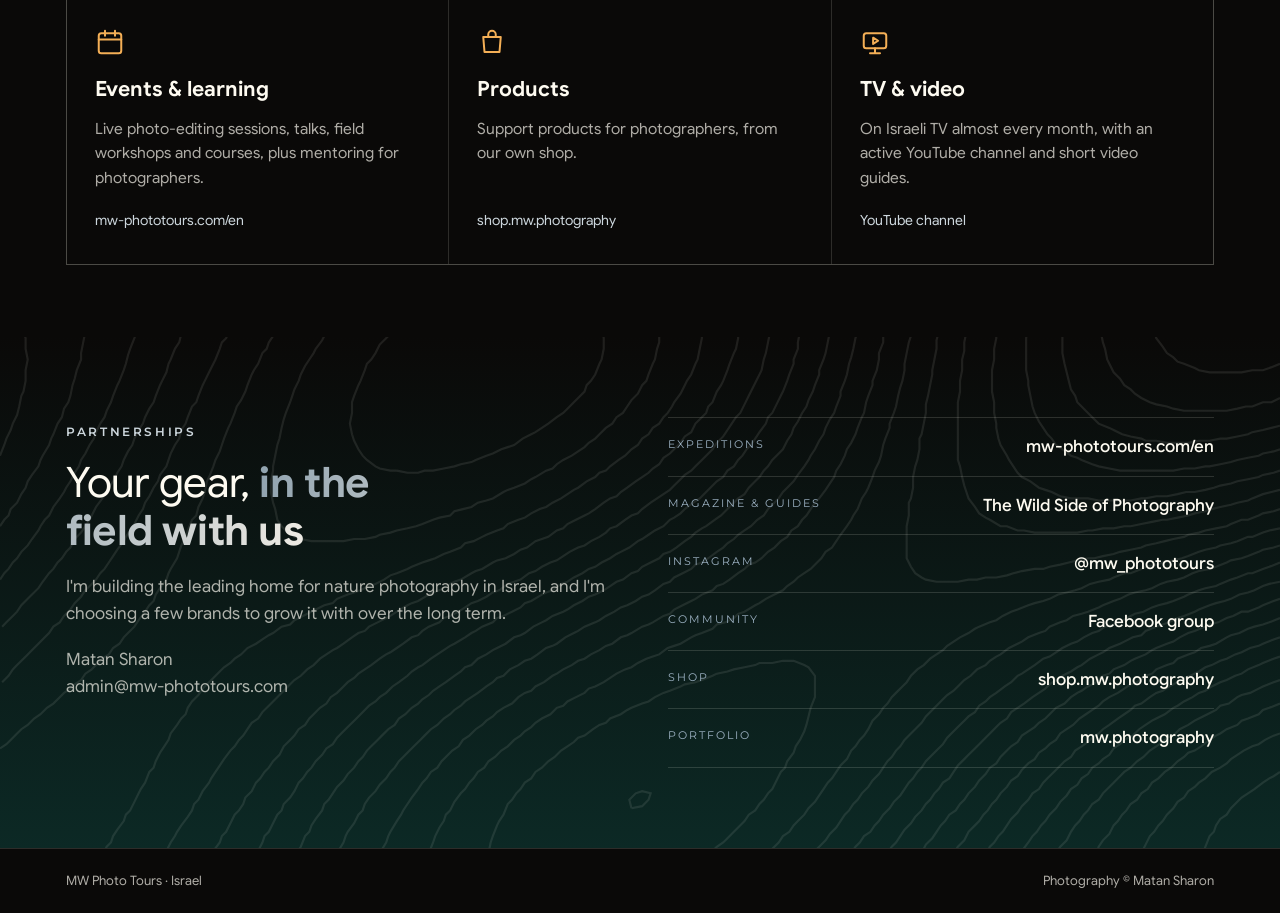
<file: partners/index.html>
<!doctype html>
<html lang="en">
<head>
<meta charset="utf-8">
<meta name="viewport" content="width=device-width, initial-scale=1, viewport-fit=cover">
<title>Matan Sharon · MW Photo Tours</title>
<meta name="robots" content="noindex, nofollow">
<meta name="description" content="MW Photo Tours: an ecosystem for nature photographers. Expeditions, a monthly magazine, a community, events and products, founded by Matan Sharon.">
<meta property="og:title" content="Matan Sharon · MW Photo Tours">
<meta property="og:description" content="An ecosystem for nature photographers: expeditions, a magazine, a community, events and products.">
<meta property="og:image" content="https://tours.mw.photography/partners/img/lynx.jpg">
<meta property="og:url" content="https://tours.mw.photography/partners/">
<link rel="icon" href="../assets/favicon.svg" type="image/svg+xml">
<link rel="icon" href="../assets/favicon-32.png" sizes="32x32">
<link rel="apple-touch-icon" href="../assets/apple-touch-icon.png">
<link rel="stylesheet" href="../assets/fonts.css">
<style>
/* Layout: website-style dark night band; split hero (words left, lynx right), ecosystem grid, reach strip, links. Single dark look by design (Brand Book v3). */
:root{
  --night:#0A0908; --forest:#0C2925; --petrol:#023C4C;
  --paper:#FEFBF1; --cream:#EBE7DE; --mist:#9CB1C2; --mist2:#CDD7DD;
  --gold:#F4AF56;
  --line:rgba(254,251,241,.14);
  --muted:rgba(254,251,241,.68);
  --f-head:"MW Sans","Google Sans","Montserrat",system-ui,sans-serif;
  --f-body:"MW Sans","Google Sans","Montserrat",system-ui,sans-serif;
  --f-label:"Montserrat",system-ui,sans-serif;
  color-scheme:dark;
}
*{box-sizing:border-box}
body{margin:0;background:var(--night);color:var(--paper);font-family:var(--f-body);font-size:17px;line-height:1.6;-webkit-font-smoothing:antialiased}
a{color:inherit}
.wrap{max-width:1180px;margin:0 auto;padding-left:max(16px,env(safe-area-inset-left,0px));padding-right:max(16px,env(safe-area-inset-right,0px))}
.label{font-family:var(--f-label);font-size:12px;font-weight:600;letter-spacing:.22em;text-transform:uppercase;color:var(--mist2)}
.grad{background:linear-gradient(90deg,#91A3AF 0%,#EEEBE4 100%);-webkit-background-clip:text;background-clip:text;color:transparent}
h1,h2{font-family:var(--f-head);font-weight:400;letter-spacing:-.01em;text-wrap:balance;margin:0}
h1 b,h2 b{font-weight:700}

/* hero */
.hero{position:relative;overflow:hidden;background:linear-gradient(180deg,var(--night) 0%,var(--forest) 70%,var(--petrol) 140%)}
.topo{position:absolute;inset:0;background:url("data:image/svg+xml,%3Csvg%20xmlns%3D%22http%3A//www.w3.org/2000/svg%22%20viewBox%3D%220%200%20600%20400%22%20preserveAspectRatio%3D%22xMidYMid%20slice%22%3E%3Cg%20fill%3D%22none%22%20stroke%3D%22%23FEFBF1%22%20stroke-width%3D%221%22%20vector-effect%3D%22non-scaling-stroke%22%20opacity%3D%221%22%3E%3Cpath%20d%3D%22M600%2C93%20L595%2C95%20L592%2C96%20L587%2C96%20L582%2C97%20L577%2C97%20L572%2C97%20L567%2C97%20L562%2C96%20L560%2C95%20L555%2C93%20L552%2C92%20L550%2C90%20L547%2C88%20L545%2C85%20L542%2C81%20L541%2C78%20L540%2C73%20L540%2C68%20L540%2C63%20L541%2C58%20L542%2C55%20L545%2C50%20L546%2C48%20L548%2C45%20L550%2C43%20L552%2C40%20L555%2C37%20L557%2C35%20L561%2C33%20L565%2C30%20L567%2C29%20L570%2C27%20L575%2C25%20L577%2C25%20L582%2C23%20L585%2C22%20L590%2C22%20L595%2C21%20L600%2C21%22/%3E%3Cpath%20d%3D%22M600%2C109%20L596%2C111%20L592%2C111%20L587%2C113%20L584%2C113%20L580%2C114%20L575%2C115%20L570%2C115%20L565%2C115%20L560%2C115%20L555%2C115%20L550%2C114%20L547%2C113%20L542%2C112%20L539%2C111%20L535%2C109%20L532%2C107%20L530%2C105%20L527%2C103%20L525%2C100%20L522%2C97%20L520%2C93%20L519%2C91%20L518%2C86%20L517%2C83%20L516%2C78%20L516%2C73%20L517%2C68%20L517%2C65%20L518%2C60%20L519%2C55%20L520%2C53%20L522%2C48%20L524%2C45%20L525%2C43%20L527%2C39%20L530%2C35%20L532%2C33%20L534%2C30%20L537%2C28%20L539%2C25%20L542%2C23%20L545%2C21%20L547%2C19%20L550%2C18%20L555%2C15%20L557%2C14%20L560%2C13%20L565%2C11%20L567%2C10%20L572%2C8%20L576%2C8%20L580%2C7%20L585%2C6%20L590%2C5%20L592%2C5%20L597%2C5%22/%3E%3Cpath%20d%3D%22M600%2C122%20L596%2C123%20L592%2C124%20L587%2C125%20L585%2C126%20L580%2C127%20L575%2C128%20L572%2C128%20L567%2C129%20L562%2C129%20L557%2C130%20L552%2C130%20L547%2C130%20L542%2C129%20L537%2C129%20L535%2C128%20L530%2C127%20L526%2C126%20L522%2C124%20L520%2C123%20L515%2C121%20L512%2C118%20L510%2C116%20L507%2C113%20L505%2C111%20L504%2C108%20L502%2C105%20L501%2C101%20L500%2C97%20L499%2C93%20L498%2C88%20L498%2C83%20L498%2C78%20L498%2C73%20L499%2C68%20L499%2C63%20L500%2C60%20L501%2C55%20L502%2C52%20L504%2C48%20L505%2C45%20L507%2C40%20L508%2C38%20L510%2C35%20L512%2C31%20L514%2C28%20L516%2C25%20L518%2C23%20L521%2C20%20L523%2C18%20L526%2C15%20L529%2C13%20L532%2C10%20L535%2C8%20L537%2C7%20L541%2C5%20L545%2C3%20L547%2C2%20L552%2C0%22/%3E%3Cpath%20d%3D%22M600%2C133%20L597%2C134%20L592%2C135%20L590%2C136%20L585%2C137%20L580%2C138%20L577%2C139%20L572%2C140%20L567%2C141%20L565%2C141%20L560%2C142%20L555%2C142%20L550%2C143%20L545%2C143%20L540%2C143%20L535%2C143%20L530%2C143%20L525%2C143%20L520%2C142%20L515%2C141%20L512%2C140%20L507%2C138%20L505%2C137%20L502%2C136%20L498%2C133%20L495%2C131%20L493%2C128%20L491%2C126%20L489%2C123%20L487%2C120%20L485%2C116%20L484%2C113%20L483%2C108%20L482%2C103%20L482%2C101%20L481%2C96%20L481%2C91%20L481%2C86%20L481%2C81%20L482%2C75%20L482%2C73%20L483%2C68%20L484%2C63%20L485%2C59%20L485%2C55%20L487%2C50%20L487%2C48%20L489%2C43%20L490%2C40%20L492%2C35%20L493%2C33%20L495%2C30%20L497%2C25%20L498%2C23%20L500%2C20%20L502%2C17%20L505%2C14%20L507%2C11%20L510%2C8%20L512%2C6%20L515%2C4%20L517%2C2%20L520%2C0%22/%3E%3Cpath%20d%3D%22M600%2C143%20L597%2C144%20L592%2C145%20L590%2C146%20L585%2C147%20L580%2C148%20L577%2C149%20L572%2C150%20L569%2C151%20L565%2C152%20L560%2C153%20L556%2C153%20L552%2C154%20L547%2C155%20L542%2C155%20L537%2C156%20L535%2C156%20L530%2C157%20L525%2C157%20L520%2C157%20L515%2C157%20L510%2C156%20L505%2C156%20L502%2C156%20L497%2C155%20L493%2C153%20L490%2C152%20L487%2C151%20L483%2C148%20L479%2C146%20L477%2C144%20L475%2C141%20L473%2C138%20L472%2C136%20L469%2C131%20L468%2C128%20L467%2C123%20L467%2C121%20L466%2C116%20L466%2C111%20L465%2C106%20L465%2C101%20L465%2C96%20L466%2C91%20L466%2C86%20L467%2C81%20L467%2C78%20L468%2C73%20L468%2C68%20L469%2C63%20L470%2C60%20L471%2C55%20L472%2C50%20L472%2C48%20L474%2C43%20L475%2C40%20L476%2C35%20L477%2C33%20L479%2C28%20L480%2C25%20L482%2C20%20L483%2C18%20L485%2C15%20L487%2C11%20L489%2C8%20L491%2C5%20L493%2C3%20L495%2C0%22/%3E%3Cpath%20d%3D%22M600%2C152%20L596%2C153%20L592%2C154%20L587%2C156%20L585%2C157%20L580%2C158%20L577%2C159%20L572%2C160%20L568%2C161%20L565%2C162%20L560%2C163%20L557%2C164%20L552%2C165%20L547%2C166%20L545%2C166%20L540%2C167%20L535%2C168%20L530%2C169%20L527%2C169%20L522%2C170%20L517%2C170%20L512%2C171%20L510%2C171%20L505%2C172%20L500%2C172%20L495%2C172%20L490%2C172%20L485%2C172%20L480%2C171%20L477%2C171%20L472%2C169%20L469%2C169%20L464%2C166%20L462%2C165%20L459%2C163%20L457%2C160%20L454%2C156%20L453%2C153%20L452%2C150%20L451%2C146%20L450%2C141%20L449%2C138%20L449%2C133%20L449%2C128%20L449%2C123%20L449%2C118%20L449%2C113%20L449%2C111%20L450%2C106%20L450%2C101%20L451%2C96%20L451%2C91%20L452%2C87%20L452%2C83%20L453%2C78%20L454%2C73%20L454%2C70%20L455%2C65%20L456%2C60%20L457%2C55%20L457%2C53%20L458%2C48%20L459%2C43%20L460%2C40%20L461%2C35%20L462%2C32%20L463%2C28%20L464%2C23%20L465%2C20%20L467%2C15%20L468%2C13%20L469%2C8%20L470%2C5%20L472%2C2%22/%3E%3Cpath%20d%3D%22M296%2C301%20L295%2C297%20L298%2C294%20L301%2C293%20L305%2C294%20L304%2C297%20L301%2C300%20L296%2C301%22/%3E%3Cpath%20d%3D%22M600%2C161%20L597%2C162%20L592%2C163%20L590%2C164%20L585%2C166%20L582%2C166%20L577%2C168%20L575%2C169%20L570%2C170%20L565%2C171%20L562%2C172%20L557%2C173%20L555%2C174%20L550%2C175%20L546%2C176%20L542%2C177%20L537%2C178%20L535%2C179%20L530%2C180%20L525%2C181%20L522%2C182%20L517%2C183%20L513%2C184%20L510%2C184%20L505%2C185%20L501%2C186%20L497%2C187%20L492%2C188%20L489%2C189%20L485%2C189%20L479%2C190%20L475%2C191%20L472%2C192%20L467%2C193%20L462%2C193%20L458%2C194%20L454%2C194%20L449%2C195%20L444%2C195%20L439%2C195%20L434%2C194%20L432%2C193%20L429%2C191%20L427%2C188%20L425%2C184%20L425%2C179%20L425%2C174%20L425%2C169%20L426%2C164%20L426%2C158%20L427%2C156%20L428%2C151%20L428%2C146%20L429%2C141%20L430%2C138%20L431%2C133%20L431%2C128%20L432%2C126%20L433%2C121%20L434%2C116%20L434%2C112%20L435%2C108%20L436%2C103%20L437%2C98%20L437%2C96%20L438%2C91%20L439%2C86%20L439%2C82%20L440%2C78%20L441%2C73%20L442%2C68%20L442%2C65%20L443%2C60%20L444%2C55%20L444%2C50%20L445%2C48%20L446%2C43%20L446%2C38%20L447%2C34%20L447%2C30%20L448%2C25%20L449%2C20%20L449%2C17%20L450%2C13%20L451%2C8%20L451%2C3%22/%3E%3Cpath%20d%3D%22M249%2C348%20L246%2C347%20L241%2C345%20L238%2C343%20L236%2C341%20L233%2C338%20L231%2C335%20L230%2C332%20L229%2C327%20L229%2C322%20L230%2C317%20L231%2C314%20L233%2C309%20L234%2C307%20L236%2C304%20L238%2C299%20L240%2C297%20L242%2C294%20L244%2C292%20L246%2C289%20L249%2C287%20L251%2C284%20L254%2C282%20L257%2C279%20L260%2C277%20L263%2C274%20L266%2C272%20L269%2C270%20L271%2C268%20L274%2C267%20L278%2C264%20L281%2C262%20L284%2C261%20L286%2C259%20L291%2C257%20L294%2C255%20L296%2C254%20L301%2C252%20L304%2C251%20L307%2C249%20L311%2C247%20L314%2C246%20L319%2C244%20L321%2C243%20L326%2C242%20L329%2C241%20L334%2C239%20L336%2C238%20L341%2C237%20L344%2C236%20L349%2C235%20L354%2C234%20L356%2C233%20L362%2C233%20L367%2C232%20L372%2C232%20L377%2C234%20L379%2C235%20L382%2C239%20L382%2C242%20L382%2C247%20L382%2C249%20L380%2C254%20L379%2C258%20L378%2C262%20L377%2C265%20L375%2C269%20L373%2C272%20L372%2C275%20L369%2C279%20L368%2C282%20L366%2C284%20L364%2C288%20L362%2C292%20L360%2C294%20L358%2C297%20L356%2C299%20L354%2C302%20L351%2C304%20L349%2C307%20L346%2C310%20L344%2C312%20L341%2C315%20L339%2C317%20L336%2C319%20L333%2C322%20L330%2C325%20L326%2C327%20L324%2C329%20L321%2C330%20L318%2C332%20L314%2C335%20L311%2C336%20L309%2C337%20L304%2C339%20L301%2C341%20L297%2C342%20L294%2C343%20L290%2C345%20L286%2C346%20L281%2C347%20L279%2C347%20L274%2C348%20L269%2C349%20L264%2C349%20L259%2C349%20L254%2C349%20L249%2C348%22/%3E%3Cpath%20d%3D%22M600%2C170%20L595%2C171%20L592%2C172%20L587%2C174%20L585%2C174%20L580%2C176%20L577%2C177%20L572%2C178%20L570%2C179%20L565%2C180%20L562%2C181%20L557%2C183%20L554%2C184%20L550%2C185%20L545%2C186%20L542%2C187%20L537%2C188%20L535%2C189%20L530%2C191%20L527%2C191%20L522%2C193%20L520%2C194%20L515%2C195%20L511%2C196%20L507%2C198%20L504%2C199%20L500%2C200%20L496%2C201%20L492%2C203%20L489%2C204%20L485%2C205%20L482%2C206%20L477%2C208%20L474%2C209%20L470%2C211%20L467%2C213%20L464%2C214%20L459%2C216%20L457%2C217%20L454%2C219%20L450%2C221%20L447%2C223%20L444%2C225%20L442%2C227%20L439%2C229%20L436%2C231%20L433%2C234%20L430%2C236%20L427%2C239%20L425%2C242%20L423%2C244%20L420%2C247%20L418%2C249%20L416%2C252%20L414%2C254%20L412%2C257%20L409%2C260%20L407%2C264%20L405%2C267%20L403%2C269%20L401%2C272%20L399%2C274%20L397%2C278%20L394%2C281%20L392%2C284%20L390%2C287%20L388%2C289%20L386%2C292%20L384%2C295%20L382%2C298%20L379%2C301%20L377%2C304%20L374%2C307%20L372%2C309%20L370%2C312%20L367%2C314%20L365%2C317%20L363%2C319%20L360%2C322%20L357%2C325%20L355%2C327%20L352%2C330%20L349%2C332%20L346%2C334%20L344%2C336%20L341%2C338%20L339%2C340%20L335%2C342%20L331%2C344%20L329%2C346%20L326%2C348%20L323%2C350%20L319%2C352%20L316%2C353%20L313%2C355%20L309%2C357%20L306%2C358%20L301%2C360%20L299%2C361%20L295%2C362%20L291%2C363%20L287%2C365%20L284%2C366%20L279%2C367%20L276%2C368%20L271%2C369%20L266%2C370%20L264%2C370%20L259%2C371%20L254%2C372%20L249%2C372%20L244%2C372%20L238%2C372%20L233%2C372%20L228%2C371%20L223%2C370%20L221%2C369%20L216%2C368%20L213%2C366%20L211%2C365%20L207%2C362%20L205%2C360%20L203%2C357%20L201%2C354%20L199%2C350%20L198%2C346%20L198%2C342%20L198%2C337%20L198%2C333%20L199%2C330%20L200%2C325%20L201%2C322%20L203%2C317%20L204%2C314%20L206%2C310%20L208%2C307%20L209%2C304%20L211%2C302%20L213%2C298%20L216%2C294%20L218%2C292%20L220%2C289%20L222%2C287%20L224%2C284%20L227%2C282%20L229%2C279%20L232%2C277%20L235%2C274%20L238%2C272%20L241%2C269%20L244%2C267%20L246%2C265%20L249%2C263%20L251%2C261%20L254%2C259%20L258%2C257%20L261%2C254%20L264%2C253%20L266%2C251%20L270%2C249%20L274%2C247%20L276%2C245%20L279%2C244%20L283%2C242%20L286%2C240%20L289%2C238%20L293%2C236%20L296%2C235%20L299%2C233%20L303%2C231%20L306%2C230%20L309%2C229%20L313%2C226%20L316%2C225%20L319%2C224%20L324%2C221%20L326%2C220%20L329%2C219%20L334%2C217%20L336%2C215%20L340%2C214%20L344%2C212%20L346%2C210%20L349%2C209%20L354%2C206%20L356%2C205%20L359%2C203%20L363%2C201%20L367%2C199%20L369%2C197%20L372%2C195%20L374%2C193%20L377%2C191%20L380%2C189%20L383%2C186%20L385%2C184%20L387%2C181%20L390%2C179%20L392%2C176%20L394%2C173%20L397%2C169%20L399%2C166%20L400%2C164%20L402%2C161%20L404%2C156%20L406%2C153%20L407%2C151%20L409%2C146%20L410%2C143%20L412%2C139%20L413%2C136%20L414%2C131%20L415%2C128%20L417%2C123%20L417%2C121%20L419%2C116%20L420%2C113%20L421%2C108%20L422%2C104%20L423%2C101%20L424%2C96%20L424%2C93%20L425%2C88%20L426%2C83%20L427%2C80%20L428%2C75%20L428%2C70%20L429%2C65%20L430%2C63%20L430%2C58%20L431%2C53%20L431%2C48%20L432%2C43%20L432%2C40%20L432%2C35%20L433%2C30%20L433%2C25%20L433%2C20%20L433%2C15%20L433%2C10%20L432%2C5%20L432%2C3%22/%3E%3Cpath%20d%3D%22M600%2C178%20L597%2C179%20L592%2C180%20L590%2C181%20L585%2C183%20L582%2C184%20L577%2C185%20L575%2C186%20L570%2C188%20L567%2C189%20L562%2C190%20L559%2C191%20L555%2C193%20L552%2C194%20L547%2C195%20L544%2C196%20L540%2C198%20L537%2C199%20L532%2C200%20L529%2C201%20L525%2C203%20L522%2C204%20L517%2C206%20L515%2C207%20L510%2C209%20L507%2C210%20L503%2C211%20L500%2C213%20L497%2C214%20L492%2C216%20L490%2C218%20L487%2C219%20L482%2C221%20L479%2C223%20L477%2C224%20L473%2C226%20L469%2C229%20L467%2C230%20L464%2C232%20L462%2C234%20L458%2C236%20L455%2C239%20L452%2C241%20L449%2C244%20L447%2C246%20L444%2C248%20L442%2C250%20L439%2C253%20L437%2C255%20L434%2C258%20L432%2C261%20L429%2C264%20L427%2C266%20L424%2C269%20L422%2C272%20L420%2C274%20L418%2C277%20L416%2C279%20L414%2C282%20L412%2C285%20L409%2C288%20L407%2C291%20L404%2C294%20L402%2C297%20L400%2C299%20L398%2C302%20L396%2C304%20L394%2C307%20L392%2C310%20L389%2C313%20L387%2C316%20L384%2C319%20L382%2C321%20L379%2C324%20L377%2C326%20L374%2C329%20L372%2C331%20L369%2C334%20L367%2C336%20L364%2C338%20L362%2C340%20L359%2C342%20L356%2C345%20L353%2C347%20L349%2C350%20L346%2C352%20L344%2C353%20L341%2C355%20L338%2C357%20L334%2C360%20L331%2C361%20L329%2C363%20L325%2C365%20L321%2C366%20L319%2C368%20L314%2C370%20L311%2C371%20L309%2C372%20L304%2C374%20L301%2C375%20L296%2C377%20L294%2C378%20L289%2C380%20L286%2C381%20L281%2C382%20L279%2C383%20L274%2C384%20L271%2C385%20L266%2C386%20L261%2C387%20L259%2C388%20L254%2C389%20L249%2C389%20L245%2C390%20L241%2C391%20L236%2C391%20L231%2C392%20L226%2C392%20L221%2C392%20L216%2C392%20L211%2C392%20L206%2C391%20L201%2C391%20L198%2C390%20L193%2C389%20L190%2C387%20L186%2C385%20L183%2C384%20L181%2C382%20L178%2C379%20L176%2C376%20L174%2C372%20L173%2C370%20L171%2C365%20L171%2C360%20L171%2C357%20L171%2C352%20L171%2C350%20L172%2C345%20L173%2C340%20L173%2C337%20L175%2C332%20L176%2C329%20L177%2C325%20L178%2C322%20L181%2C317%20L182%2C314%20L183%2C312%20L186%2C307%20L188%2C304%20L189%2C302%20L191%2C299%20L193%2C296%20L196%2C292%20L198%2C289%20L200%2C287%20L202%2C284%20L205%2C282%20L207%2C279%20L209%2C277%20L212%2C274%20L215%2C272%20L217%2C269%20L220%2C267%20L223%2C264%20L226%2C262%20L228%2C260%20L231%2C258%20L233%2C256%20L236%2C254%20L240%2C252%20L243%2C249%20L246%2C247%20L249%2C246%20L251%2C244%20L255%2C242%20L259%2C239%20L261%2C238%20L264%2C236%20L268%2C234%20L271%2C232%20L274%2C231%20L277%2C229%20L281%2C227%20L284%2C225%20L287%2C224%20L291%2C221%20L294%2C220%20L296%2C219%20L301%2C216%20L304%2C215%20L306%2C214%20L311%2C211%20L314%2C210%20L316%2C208%20L320%2C206%20L324%2C204%20L326%2C203%20L329%2C201%20L334%2C199%20L336%2C197%20L339%2C196%20L342%2C194%20L346%2C191%20L349%2C189%20L351%2C187%20L354%2C186%20L357%2C184%20L360%2C181%20L363%2C179%20L366%2C176%20L369%2C174%20L371%2C171%20L374%2C169%20L376%2C166%20L378%2C164%20L380%2C161%20L382%2C158%20L384%2C156%20L387%2C152%20L389%2C149%20L391%2C146%20L392%2C143%20L394%2C140%20L396%2C136%20L397%2C133%20L399%2C130%20L401%2C126%20L402%2C123%20L404%2C118%20L405%2C116%20L406%2C111%20L407%2C108%20L409%2C103%20L409%2C101%20L411%2C96%20L412%2C91%20L412%2C88%20L414%2C83%20L414%2C79%20L415%2C75%20L416%2C70%20L416%2C65%20L417%2C63%20L417%2C58%20L418%2C53%20L418%2C48%20L418%2C43%20L418%2C38%20L418%2C33%20L418%2C28%20L417%2C23%20L417%2C20%20L416%2C15%20L414%2C10%20L414%2C8%20L412%2C3%20L410%2C0%22/%3E%3Cpath%20d%3D%22M147%2C400%20L145%2C397%20L144%2C392%20L143%2C390%20L142%2C385%20L142%2C380%20L143%2C375%20L143%2C370%20L143%2C367%20L144%2C362%20L145%2C357%20L146%2C355%20L147%2C350%20L148%2C347%20L150%2C342%20L151%2C340%20L153%2C335%20L154%2C332%20L156%2C327%20L157%2C325%20L158%2C322%20L161%2C317%20L162%2C314%20L163%2C312%20L166%2C308%20L168%2C304%20L170%2C302%20L171%2C299%20L173%2C296%20L176%2C293%20L178%2C290%20L181%2C287%20L183%2C284%20L185%2C282%20L187%2C279%20L189%2C277%20L192%2C274%20L194%2C272%20L197%2C269%20L199%2C267%20L202%2C264%20L205%2C262%20L208%2C259%20L211%2C257%20L213%2C255%20L216%2C253%20L218%2C251%20L221%2C249%20L224%2C247%20L228%2C244%20L231%2C242%20L233%2C240%20L236%2C239%20L239%2C236%20L243%2C234%20L246%2C232%20L249%2C231%20L252%2C229%20L256%2C226%20L259%2C225%20L261%2C224%20L265%2C221%20L269%2C219%20L271%2C218%20L274%2C216%20L279%2C214%20L281%2C213%20L284%2C211%20L288%2C209%20L291%2C207%20L294%2C206%20L298%2C204%20L301%2C202%20L304%2C201%20L307%2C199%20L311%2C196%20L314%2C195%20L316%2C193%20L320%2C191%20L324%2C189%20L326%2C187%20L329%2C186%20L332%2C184%20L336%2C181%20L339%2C179%20L341%2C177%20L344%2C175%20L346%2C173%20L349%2C171%20L352%2C169%20L355%2C166%20L358%2C164%20L360%2C161%20L363%2C158%20L365%2C156%20L367%2C153%20L369%2C151%20L372%2C148%20L374%2C145%20L377%2C141%20L379%2C138%20L380%2C136%20L382%2C133%20L384%2C129%20L386%2C126%20L387%2C123%20L389%2C119%20L391%2C116%20L392%2C113%20L394%2C108%20L394%2C106%20L396%2C101%20L397%2C98%20L398%2C93%20L399%2C90%20L400%2C86%20L401%2C81%20L402%2C78%20L403%2C73%20L403%2C68%20L404%2C63%20L404%2C58%20L404%2C55%20L404%2C50%20L404%2C45%20L404%2C42%20L404%2C38%20L403%2C33%20L402%2C28%20L402%2C25%20L400%2C20%20L399%2C18%20L397%2C13%20L396%2C10%20L394%2C8%20L392%2C4%20L389%2C1%22/%3E%3Cpath%20d%3D%22M600%2C186%20L595%2C188%20L592%2C189%20L587%2C191%20L585%2C191%20L580%2C193%20L577%2C194%20L572%2C196%20L570%2C197%20L565%2C198%20L562%2C199%20L557%2C201%20L555%2C202%20L550%2C204%20L547%2C205%20L543%2C206%20L540%2C207%20L536%2C209%20L532%2C210%20L530%2C211%20L525%2C214%20L522%2C215%20L518%2C216%20L515%2C218%20L512%2C219%20L508%2C221%20L505%2C223%20L502%2C224%20L498%2C226%20L495%2C228%20L492%2C230%20L489%2C231%20L485%2C234%20L482%2C236%20L479%2C238%20L477%2C239%20L474%2C242%20L471%2C244%20L467%2C247%20L464%2C249%20L462%2C251%20L459%2C253%20L457%2C256%20L454%2C258%20L452%2C260%20L449%2C263%20L447%2C265%20L444%2C268%20L442%2C271%20L439%2C274%20L437%2C276%20L434%2C279%20L432%2C282%20L430%2C284%20L428%2C287%20L426%2C289%20L424%2C292%20L422%2C295%20L419%2C298%20L417%2C301%20L414%2C304%20L412%2C307%20L410%2C309%20L408%2C312%20L405%2C314%20L403%2C317%20L401%2C319%20L399%2C322%20L397%2C325%20L394%2C327%20L392%2C330%20L389%2C333%20L387%2C335%20L384%2C338%20L382%2C340%20L379%2C343%20L377%2C345%20L374%2C347%20L371%2C350%20L368%2C352%20L365%2C355%20L362%2C357%20L359%2C359%20L356%2C361%20L354%2C363%20L351%2C365%20L347%2C367%20L344%2C369%20L341%2C370%20L338%2C372%20L334%2C375%20L331%2C376%20L329%2C377%20L324%2C380%20L321%2C381%20L318%2C382%20L314%2C384%20L311%2C385%20L306%2C387%20L304%2C388%20L299%2C390%20L296%2C391%20L292%2C392%20L289%2C394%20L284%2C395%20L281%2C396%20L276%2C397%20L274%2C398%20L269%2C400%22/%3E%3Cpath%20d%3D%22M0%2C62%20L3%2C64%20L5%2C67%20L8%2C70%20L9%2C73%20L10%2C75%20L12%2C81%20L12%2C86%20L13%2C91%20L12%2C96%20L12%2C101%20L11%2C106%20L10%2C108%20L9%2C113%20L8%2C117%20L6%2C121%20L5%2C124%20L3%2C128%20L2%2C131%20L0%2C136%22/%3E%3Cpath%20d%3D%22M106%2C400%20L108%2C395%20L109%2C392%20L110%2C389%20L112%2C385%20L113%2C382%20L115%2C377%20L116%2C375%20L118%2C370%20L119%2C367%20L121%2C363%20L122%2C360%20L123%2C357%20L125%2C352%20L126%2C350%20L128%2C345%20L129%2C342%20L131%2C339%20L133%2C335%20L134%2C332%20L136%2C329%20L138%2C325%20L139%2C322%20L141%2C319%20L143%2C314%20L145%2C312%20L146%2C309%20L148%2C306%20L151%2C302%20L152%2C299%20L154%2C297%20L156%2C294%20L158%2C291%20L161%2C288%20L163%2C285%20L166%2C282%20L168%2C279%20L170%2C277%20L172%2C274%20L174%2C272%20L177%2C269%20L179%2C267%20L182%2C264%20L185%2C262%20L187%2C259%20L190%2C257%20L193%2C254%20L196%2C252%20L198%2C250%20L201%2C248%20L203%2C246%20L206%2C244%20L209%2C242%20L213%2C239%20L216%2C237%20L218%2C235%20L221%2C234%20L224%2C231%20L228%2C229%20L231%2C227%20L233%2C226%20L237%2C224%20L241%2C221%20L244%2C220%20L246%2C219%20L250%2C216%20L254%2C214%20L256%2C213%20L259%2C211%20L264%2C209%20L266%2C208%20L269%2C206%20L273%2C204%20L276%2C202%20L279%2C201%20L283%2C199%20L286%2C197%20L289%2C195%20L292%2C194%20L296%2C191%20L299%2C190%20L301%2C188%20L305%2C186%20L309%2C184%20L311%2C182%20L314%2C181%20L317%2C179%20L321%2C176%20L324%2C174%20L326%2C172%20L329%2C170%20L331%2C169%20L335%2C166%20L338%2C164%20L341%2C161%20L344%2C158%20L346%2C156%20L349%2C154%20L351%2C151%20L354%2C148%20L356%2C146%20L358%2C143%20L360%2C141%20L362%2C138%20L364%2C136%20L367%2C133%20L369%2C129%20L371%2C126%20L372%2C123%20L374%2C120%20L376%2C116%20L378%2C113%20L379%2C110%20L381%2C106%20L382%2C103%20L384%2C98%20L384%2C96%20L386%2C91%20L387%2C88%20L388%2C83%20L389%2C78%20L389%2C75%20L390%2C70%20L390%2C65%20L391%2C60%20L391%2C55%20L391%2C50%20L390%2C45%20L389%2C40%20L389%2C38%20L388%2C33%20L387%2C29%20L385%2C25%20L384%2C23%20L382%2C19%20L379%2C15%20L377%2C13%20L375%2C10%20L373%2C8%20L370%2C5%20L367%2C3%20L364%2C1%22/%3E%3Cpath%20d%3D%22M600%2C195%20L595%2C196%20L592%2C197%20L588%2C199%20L585%2C200%20L581%2C201%20L577%2C203%20L574%2C204%20L570%2C205%20L567%2C206%20L562%2C208%20L560%2C209%20L555%2C211%20L552%2C212%20L548%2C214%20L545%2C215%20L542%2C216%20L537%2C218%20L535%2C220%20L531%2C221%20L527%2C223%20L525%2C224%20L520%2C226%20L517%2C228%20L515%2C229%20L511%2C231%20L507%2C234%20L505%2C235%20L502%2C237%20L498%2C239%20L495%2C241%20L492%2C243%20L490%2C245%20L487%2C247%20L484%2C249%20L480%2C252%20L477%2C254%20L474%2C256%20L472%2C259%20L469%2C261%20L467%2C263%20L464%2C266%20L462%2C268%20L459%2C271%20L457%2C273%20L454%2C276%20L452%2C278%20L449%2C281%20L447%2C284%20L445%2C287%20L442%2C289%20L440%2C292%20L438%2C294%20L436%2C297%20L434%2C299%20L432%2C302%20L429%2C305%20L427%2C308%20L424%2C311%20L422%2C314%20L420%2C317%20L418%2C319%20L416%2C322%20L414%2C325%20L411%2C327%20L409%2C330%20L407%2C332%20L404%2C335%20L402%2C338%20L399%2C341%20L397%2C343%20L394%2C346%20L392%2C348%20L389%2C351%20L387%2C353%20L384%2C355%20L382%2C357%20L379%2C360%20L376%2C362%20L373%2C365%20L369%2C367%20L367%2C369%20L364%2C371%20L362%2C373%20L358%2C375%20L354%2C377%20L351%2C379%20L349%2C381%20L346%2C382%20L341%2C385%20L339%2C386%20L336%2C387%20L331%2C390%20L329%2C391%20L325%2C392%20L321%2C394%20L319%2C395%20L314%2C397%20L311%2C398%20L307%2C400%22/%3E%3Cpath%20d%3D%22M0%2C32%20L5%2C33%20L8%2C33%20L13%2C34%20L18%2C35%20L20%2C36%20L25%2C38%20L28%2C39%20L30%2C41%20L33%2C44%20L35%2C47%20L37%2C50%20L38%2C53%20L40%2C58%20L40%2C62%20L40%2C65%20L40%2C70%20L40%2C75%20L40%2C78%20L39%2C83%20L38%2C88%20L38%2C91%20L36%2C96%20L35%2C100%20L34%2C103%20L33%2C108%20L32%2C111%20L30%2C114%20L29%2C118%20L27%2C121%20L25%2C126%20L24%2C128%20L23%2C131%20L20%2C136%20L19%2C138%20L18%2C141%20L15%2C145%20L13%2C148%20L12%2C151%20L10%2C154%20L8%2C158%20L5%2C161%20L4%2C164%20L2%2C166%20L0%2C169%22/%3E%3Cpath%20d%3D%22M73%2C400%20L75%2C397%20L78%2C394%20L80%2C391%20L83%2C387%20L84%2C385%20L86%2C382%20L88%2C380%20L90%2C376%20L92%2C372%20L94%2C370%20L95%2C367%20L98%2C362%20L99%2C360%20L101%2C357%20L103%2C353%20L105%2C350%20L106%2C347%20L108%2C344%20L110%2C340%20L112%2C337%20L113%2C334%20L115%2C330%20L117%2C327%20L118%2C325%20L121%2C321%20L123%2C317%20L124%2C314%20L126%2C312%20L128%2C308%20L130%2C304%20L132%2C302%20L133%2C299%20L136%2C296%20L138%2C293%20L140%2C289%20L142%2C287%20L144%2C284%20L146%2C282%20L148%2C279%20L151%2C276%20L153%2C273%20L156%2C271%20L158%2C268%20L161%2C265%20L163%2C263%20L166%2C260%20L168%2C258%20L171%2C255%20L173%2C253%20L176%2C251%20L178%2C249%20L181%2C247%20L184%2C244%20L187%2C242%20L191%2C239%20L193%2C237%20L196%2C235%20L198%2C234%20L202%2C231%20L205%2C229%20L208%2C227%20L211%2C225%20L213%2C224%20L218%2C221%20L221%2C219%20L223%2C218%20L226%2C216%20L231%2C214%20L233%2C212%20L236%2C211%20L240%2C209%20L244%2C207%20L246%2C205%20L249%2C204%20L254%2C201%20L256%2C200%20L259%2C199%20L263%2C196%20L266%2C195%20L269%2C193%20L273%2C191%20L276%2C189%20L279%2C188%20L282%2C186%20L286%2C184%20L289%2C182%20L291%2C181%20L295%2C179%20L299%2C176%20L301%2C175%20L304%2C173%20L307%2C171%20L311%2C169%20L314%2C166%20L316%2C165%20L319%2C163%20L321%2C161%20L325%2C158%20L328%2C156%20L331%2C153%20L333%2C151%20L336%2C148%20L339%2C146%20L341%2C143%20L344%2C141%20L346%2C138%20L348%2C136%20L350%2C133%20L352%2C131%20L354%2C128%20L356%2C125%20L359%2C121%20L360%2C118%20L362%2C116%20L364%2C112%20L366%2C108%20L367%2C106%20L369%2C101%20L370%2C98%20L372%2C93%20L372%2C91%20L374%2C86%20L374%2C83%20L375%2C78%20L376%2C73%20L377%2C68%20L377%2C65%20L377%2C60%20L377%2C55%20L376%2C53%20L376%2C48%20L375%2C43%20L374%2C40%20L372%2C35%20L371%2C33%20L369%2C28%20L367%2C25%20L365%2C23%20L363%2C20%20L361%2C18%20L358%2C15%20L356%2C13%20L352%2C10%20L349%2C8%20L346%2C6%20L344%2C5%20L339%2C3%20L336%2C1%20L333%2C0%22/%3E%3Cpath%20d%3D%22M600%2C203%20L597%2C204%20L592%2C206%20L590%2C207%20L585%2C209%20L582%2C209%20L578%2C211%20L575%2C212%20L571%2C214%20L567%2C215%20L565%2C216%20L560%2C218%20L557%2C219%20L553%2C221%20L550%2C223%20L547%2C224%20L542%2C226%20L540%2C227%20L537%2C229%20L532%2C231%20L530%2C232%20L527%2C234%20L522%2C236%20L520%2C238%20L517%2C239%20L514%2C242%20L510%2C244%20L507%2C246%20L505%2C247%20L502%2C249%20L499%2C252%20L495%2C254%20L492%2C257%20L490%2C259%20L487%2C261%20L485%2C263%20L482%2C265%20L479%2C267%20L477%2C270%20L474%2C272%20L472%2C274%20L469%2C277%20L467%2C280%20L464%2C282%20L462%2C285%20L459%2C288%20L457%2C291%20L454%2C294%20L452%2C297%20L450%2C299%20L448%2C302%20L445%2C304%20L443%2C307%20L441%2C309%20L439%2C312%20L437%2C315%20L434%2C318%20L432%2C322%20L429%2C325%20L427%2C327%20L425%2C330%20L423%2C332%20L421%2C335%20L419%2C337%20L417%2C340%20L414%2C343%20L412%2C346%20L409%2C349%20L407%2C351%20L404%2C354%20L402%2C356%20L399%2C359%20L397%2C361%20L394%2C364%20L392%2C366%20L389%2C368%20L387%2C370%20L384%2C372%20L381%2C375%20L377%2C377%20L374%2C380%20L372%2C381%20L369%2C383%20L366%2C385%20L362%2C387%20L359%2C389%20L356%2C391%20L353%2C392%20L349%2C395%20L346%2C396%20L344%2C397%20L339%2C400%22/%3E%3Cpath%20d%3D%22M0%2C11%20L5%2C10%20L8%2C10%20L13%2C9%20L18%2C8%20L23%2C8%20L25%2C7%20L30%2C7%20L35%2C6%20L40%2C6%20L45%2C6%20L50%2C6%20L55%2C6%20L60%2C7%20L64%2C8%20L68%2C10%20L70%2C12%20L72%2C15%20L73%2C18%20L74%2C23%20L74%2C28%20L74%2C33%20L73%2C38%20L73%2C40%20L72%2C45%20L71%2C50%20L70%2C53%20L69%2C58%20L68%2C63%20L67%2C65%20L66%2C70%20L65%2C73%20L64%2C78%20L63%2C81%20L61%2C86%20L60%2C89%20L59%2C93%20L58%2C96%20L56%2C101%20L55%2C103%20L53%2C108%20L52%2C111%20L50%2C115%20L49%2C118%20L47%2C121%20L45%2C125%20L44%2C128%20L42%2C131%20L40%2C135%20L38%2C138%20L37%2C141%20L35%2C144%20L33%2C148%20L31%2C151%20L30%2C153%20L28%2C156%20L25%2C160%20L23%2C164%20L21%2C166%20L19%2C169%20L18%2C171%20L15%2C175%20L13%2C178%20L10%2C181%20L8%2C184%20L6%2C186%20L4%2C189%20L2%2C191%20L0%2C194%22/%3E%3Cpath%20d%3D%22M43%2C400%20L46%2C397%20L48%2C395%20L51%2C392%20L53%2C390%20L55%2C387%20L58%2C385%20L60%2C382%20L63%2C379%20L65%2C375%20L68%2C372%20L69%2C370%20L71%2C367%20L73%2C365%20L75%2C362%20L78%2C358%20L80%2C355%20L81%2C352%20L83%2C350%20L85%2C346%20L88%2C342%20L89%2C340%20L91%2C337%20L93%2C333%20L95%2C330%20L97%2C327%20L98%2C325%20L100%2C321%20L103%2C317%20L104%2C314%20L106%2C312%20L108%2C308%20L110%2C304%20L112%2C302%20L114%2C299%20L115%2C296%20L118%2C293%20L120%2C289%20L122%2C287%20L124%2C284%20L126%2C282%20L128%2C279%20L131%2C276%20L133%2C272%20L136%2C269%20L138%2C267%20L140%2C264%20L143%2C262%20L145%2C259%20L147%2C257%20L150%2C254%20L153%2C252%20L155%2C249%20L158%2C247%20L161%2C244%20L163%2C242%20L166%2C240%20L168%2C238%20L171%2C236%20L174%2C234%20L178%2C231%20L181%2C229%20L183%2C228%20L186%2C226%20L189%2C224%20L193%2C221%20L196%2C220%20L198%2C218%20L201%2C216%20L206%2C214%20L208%2C212%20L211%2C211%20L215%2C209%20L218%2C207%20L221%2C205%20L224%2C204%20L228%2C202%20L231%2C200%20L234%2C199%20L238%2C196%20L241%2C195%20L244%2C194%20L248%2C191%20L251%2C190%20L254%2C188%20L258%2C186%20L261%2C185%20L264%2C183%20L267%2C181%20L271%2C179%20L274%2C178%20L277%2C176%20L281%2C174%20L284%2C172%20L286%2C170%20L289%2C169%20L293%2C166%20L296%2C164%20L299%2C163%20L301%2C161%20L305%2C158%20L308%2C156%20L311%2C154%20L314%2C152%20L316%2C150%20L319%2C147%20L321%2C145%20L324%2C143%20L326%2C141%20L329%2C138%20L331%2C136%20L334%2C133%20L336%2C130%20L339%2C127%20L341%2C124%20L343%2C121%20L345%2C118%20L347%2C116%20L349%2C112%20L351%2C108%20L352%2C106%20L354%2C102%20L356%2C98%20L357%2C96%20L358%2C91%20L359%2C88%20L360%2C83%20L361%2C78%20L362%2C75%20L362%2C70%20L362%2C65%20L362%2C60%20L362%2C55%20L361%2C53%20L360%2C48%20L359%2C45%20L357%2C40%20L356%2C38%20L354%2C34%20L351%2C30%20L349%2C28%20L347%2C25%20L344%2C23%20L341%2C20%20L339%2C18%20L336%2C17%20L334%2C15%20L329%2C13%20L326%2C11%20L324%2C10%20L319%2C8%20L316%2C7%20L311%2C6%20L309%2C5%20L304%2C4%20L299%2C3%20L296%2C2%20L291%2C1%20L286%2C0%22/%3E%3Cpath%20d%3D%22M600%2C212%20L595%2C214%20L592%2C215%20L588%2C216%20L585%2C217%20L581%2C219%20L577%2C220%20L575%2C221%20L570%2C224%20L567%2C225%20L563%2C226%20L560%2C228%20L557%2C229%20L552%2C231%20L550%2C233%20L547%2C234%20L542%2C236%20L540%2C238%20L537%2C239%20L533%2C242%20L530%2C243%20L527%2C245%20L524%2C247%20L520%2C249%20L517%2C251%20L515%2C253%20L512%2C255%20L509%2C257%20L506%2C259%20L503%2C262%20L500%2C264%20L497%2C266%20L495%2C269%20L492%2C271%20L490%2C273%20L487%2C275%20L485%2C278%20L482%2C280%20L479%2C283%20L477%2C286%20L474%2C288%20L472%2C291%20L469%2C294%20L467%2C297%20L465%2C299%20L463%2C302%20L461%2C304%20L459%2C307%20L457%2C309%20L454%2C312%20L452%2C316%20L449%2C319%20L447%2C322%20L445%2C325%20L443%2C327%20L441%2C330%20L439%2C332%20L437%2C335%20L434%2C339%20L432%2C342%20L430%2C345%20L428%2C347%20L426%2C350%20L423%2C352%20L421%2C355%20L419%2C357%20L417%2C360%20L414%2C363%20L412%2C365%20L409%2C368%20L407%2C370%20L404%2C373%20L402%2C375%20L399%2C377%20L396%2C380%20L393%2C382%20L390%2C385%20L387%2C387%20L384%2C389%20L382%2C391%20L379%2C393%20L376%2C395%20L372%2C397%20L369%2C399%22/%3E%3Cpath%20d%3D%22M181%2C0%20L178%2C0%20L173%2C1%20L168%2C2%20L166%2C3%20L161%2C4%20L156%2C5%20L153%2C6%20L148%2C7%20L146%2C8%20L141%2C10%20L138%2C11%20L135%2C13%20L131%2C15%20L128%2C17%20L126%2C18%20L123%2C20%20L120%2C23%20L117%2C25%20L114%2C28%20L112%2C30%20L110%2C33%20L108%2C35%20L105%2C39%20L103%2C43%20L101%2C45%20L100%2C48%20L98%2C52%20L96%2C55%20L95%2C58%20L93%2C62%20L91%2C65%20L90%2C68%20L88%2C73%20L87%2C75%20L85%2C79%20L84%2C83%20L82%2C86%20L80%2C91%20L79%2C93%20L78%2C97%20L76%2C101%20L75%2C103%20L73%2C108%20L72%2C111%20L70%2C114%20L68%2C118%20L67%2C121%20L65%2C124%20L63%2C128%20L62%2C131%20L60%2C134%20L58%2C138%20L57%2C141%20L55%2C144%20L53%2C148%20L51%2C151%20L50%2C153%20L48%2C156%20L45%2C160%20L43%2C164%20L42%2C166%20L40%2C169%20L38%2C172%20L35%2C175%20L33%2C179%20L31%2C181%20L29%2C184%20L27%2C186%20L25%2C189%20L23%2C191%20L20%2C195%20L18%2C198%20L15%2C201%20L13%2C203%20L10%2C206%20L8%2C209%20L6%2C211%20L3%2C214%20L1%2C216%22/%3E%3Cpath%20d%3D%22M11%2C400%20L14%2C397%20L17%2C395%20L20%2C392%20L23%2C390%20L25%2C388%20L28%2C385%20L30%2C383%20L33%2C381%20L35%2C378%20L38%2C375%20L40%2C373%20L43%2C370%20L45%2C367%20L47%2C365%20L49%2C362%20L51%2C360%20L53%2C357%20L55%2C355%20L58%2C351%20L60%2C348%20L62%2C345%20L64%2C342%20L66%2C340%20L68%2C337%20L70%2C333%20L72%2C330%20L74%2C327%20L76%2C325%20L78%2C321%20L80%2C317%20L82%2C314%20L83%2C312%20L85%2C309%20L88%2C305%20L90%2C302%20L91%2C299%20L93%2C297%20L95%2C293%20L98%2C289%20L99%2C287%20L101%2C284%20L103%2C281%20L105%2C278%20L108%2C274%20L110%2C272%20L112%2C269%20L114%2C267%20L116%2C264%20L118%2C261%20L121%2C259%20L123%2C256%20L126%2C253%20L128%2C251%20L131%2C248%20L133%2C246%20L136%2C243%20L138%2C241%20L141%2C239%20L144%2C236%20L147%2C234%20L150%2C231%20L153%2C229%20L156%2C227%20L158%2C226%20L161%2C224%20L165%2C221%20L168%2C219%20L171%2C218%20L173%2C216%20L177%2C214%20L181%2C212%20L183%2C211%20L186%2C209%20L191%2C206%20L193%2C205%20L196%2C204%20L201%2C201%20L203%2C200%20L206%2C199%20L211%2C196%20L213%2C195%20L216%2C194%20L221%2C191%20L223%2C190%20L226%2C189%20L231%2C186%20L233%2C185%20L237%2C184%20L241%2C182%20L244%2C180%20L247%2C179%20L251%2C176%20L254%2C175%20L257%2C174%20L261%2C171%20L264%2C170%20L266%2C168%20L270%2C166%20L274%2C164%20L276%2C163%20L279%2C161%20L283%2C158%20L286%2C156%20L289%2C155%20L291%2C153%20L294%2C151%20L298%2C148%20L301%2C146%20L304%2C144%20L306%2C142%20L309%2C140%20L311%2C137%20L314%2C135%20L316%2C133%20L319%2C130%20L321%2C127%20L324%2C125%20L326%2C121%20L329%2C118%20L331%2C116%20L332%2C113%20L334%2C111%20L336%2C106%20L338%2C103%20L339%2C101%20L341%2C96%20L342%2C93%20L344%2C88%20L345%2C86%20L346%2C81%20L346%2C75%20L347%2C73%20L347%2C68%20L346%2C63%20L346%2C60%20L345%2C55%20L344%2C52%20L342%2C48%20L341%2C45%20L339%2C41%20L336%2C38%20L334%2C35%20L332%2C33%20L329%2C30%20L326%2C28%20L324%2C26%20L321%2C25%20L318%2C23%20L314%2C21%20L311%2C20%20L307%2C18%20L304%2C17%20L299%2C15%20L296%2C14%20L291%2C13%20L289%2C13%20L284%2C12%20L279%2C11%20L274%2C10%20L271%2C10%20L266%2C9%20L261%2C9%20L256%2C8%20L251%2C8%20L246%2C8%20L241%2C8%20L236%2C8%20L231%2C8%20L226%2C9%20L221%2C9%20L216%2C9%20L211%2C10%20L208%2C10%20L203%2C11%20L198%2C12%20L193%2C13%20L191%2C13%20L186%2C14%20L182%2C15%20L178%2C16%20L174%2C18%20L171%2C19%20L167%2C20%20L163%2C22%20L161%2C23%20L156%2C25%20L153%2C26%20L151%2C28%20L147%2C30%20L143%2C33%20L141%2C35%20L138%2C37%20L136%2C39%20L133%2C41%20L131%2C44%20L128%2C46%20L126%2C49%20L123%2C53%20L121%2C55%20L119%2C58%20L117%2C60%20L115%2C63%20L113%2C67%20L111%2C70%20L110%2C73%20L108%2C76%20L106%2C81%20L104%2C83%20L103%2C86%20L101%2C91%20L100%2C93%20L98%2C97%20L96%2C101%20L95%2C103%20L93%2C108%20L92%2C111%20L90%2C113%20L88%2C118%20L87%2C121%20L85%2C124%20L84%2C128%20L82%2C131%20L80%2C135%20L79%2C138%20L78%2C141%20L75%2C145%20L74%2C148%20L72%2C151%20L70%2C155%20L68%2C158%20L67%2C161%20L65%2C164%20L63%2C168%20L61%2C171%20L59%2C174%20L58%2C176%20L55%2C180%20L53%2C183%20L51%2C186%20L49%2C189%20L47%2C191%20L45%2C194%20L43%2C196%20L40%2C199%20L38%2C202%20L35%2C205%20L33%2C208%20L30%2C211%20L28%2C214%20L25%2C216%20L23%2C219%20L21%2C221%20L18%2C224%20L16%2C226%20L13%2C229%20L11%2C231%20L8%2C234%20L6%2C236%20L4%2C239%20L1%2C242%22/%3E%3Cpath%20d%3D%22M600%2C221%20L597%2C222%20L592%2C224%20L590%2C225%20L586%2C226%20L582%2C228%20L579%2C229%20L575%2C231%20L572%2C232%20L568%2C234%20L565%2C235%20L562%2C237%20L558%2C239%20L555%2C240%20L552%2C242%20L548%2C244%20L545%2C246%20L542%2C247%20L539%2C249%20L535%2C252%20L532%2C253%20L530%2C255%20L527%2C257%20L524%2C259%20L520%2C262%20L517%2C264%20L515%2C266%20L512%2C268%20L510%2C270%20L507%2C272%20L504%2C274%20L502%2C277%20L499%2C279%20L496%2C282%20L494%2C284%20L491%2C287%20L489%2C289%20L487%2C292%20L484%2C294%20L482%2C297%20L479%2C300%20L477%2C303%20L474%2C306%20L472%2C309%20L470%2C312%20L468%2C314%20L466%2C317%20L464%2C319%20L462%2C323%20L459%2C326%20L457%2C330%20L455%2C332%20L454%2C335%20L452%2C337%20L449%2C341%20L447%2C344%20L445%2C347%20L443%2C350%20L441%2C352%20L439%2C355%20L437%2C358%20L434%2C362%20L432%2C365%20L430%2C367%20L428%2C370%20L426%2C372%20L424%2C375%20L421%2C377%20L419%2C380%20L417%2C382%20L414%2C385%20L412%2C387%20L409%2C390%20L406%2C392%20L403%2C395%20L400%2C397%20L397%2C400%22/%3E%3Cpath%20d%3D%22M0%2C377%20L3%2C375%20L6%2C372%20L9%2C370%20L11%2C367%20L14%2C365%20L16%2C362%20L19%2C360%20L21%2C357%20L24%2C355%20L26%2C352%20L28%2C350%20L30%2C347%20L33%2C344%20L35%2C341%20L38%2C338%20L40%2C335%20L42%2C332%20L44%2C330%20L45%2C327%20L48%2C323%20L50%2C319%20L52%2C317%20L53%2C314%20L55%2C311%20L58%2C307%20L59%2C304%20L61%2C302%20L63%2C298%20L65%2C294%20L66%2C292%20L68%2C289%20L70%2C284%20L72%2C282%20L73%2C279%20L75%2C275%20L77%2C272%20L79%2C269%20L80%2C266%20L83%2C262%20L85%2C259%20L87%2C257%20L88%2C254%20L90%2C251%20L93%2C248%20L95%2C245%20L98%2C242%20L100%2C240%20L103%2C237%20L105%2C235%20L108%2C233%20L110%2C231%20L113%2C229%20L116%2C226%20L120%2C224%20L123%2C222%20L126%2C220%20L128%2C219%20L132%2C216%20L136%2C215%20L138%2C213%20L142%2C211%20L146%2C209%20L148%2C208%20L152%2C206%20L156%2C205%20L158%2C203%20L163%2C201%20L166%2C200%20L169%2C199%20L173%2C197%20L176%2C196%20L180%2C194%20L183%2C192%20L186%2C191%20L191%2C189%20L193%2C188%20L198%2C186%20L201%2C185%20L204%2C184%20L208%2C182%20L211%2C181%20L216%2C179%20L218%2C177%20L222%2C176%20L226%2C174%20L228%2C173%20L233%2C171%20L236%2C170%20L238%2C168%20L243%2C166%20L246%2C165%20L249%2C163%20L253%2C161%20L256%2C160%20L259%2C158%20L263%2C156%20L266%2C154%20L269%2C152%20L271%2C151%20L275%2C148%20L279%2C146%20L281%2C144%20L284%2C143%20L286%2C141%20L290%2C138%20L293%2C136%20L296%2C133%20L299%2C131%20L301%2C128%20L304%2C126%20L306%2C123%20L309%2C121%20L311%2C118%20L313%2C116%20L315%2C113%20L316%2C111%20L319%2C107%20L321%2C103%20L322%2C101%20L324%2C98%20L326%2C93%20L327%2C91%20L328%2C86%20L329%2C81%20L329%2C78%20L329%2C73%20L329%2C68%20L329%2C65%20L328%2C60%20L326%2C56%20L325%2C53%20L323%2C50%20L321%2C47%20L319%2C44%20L316%2C42%20L314%2C39%20L311%2C37%20L308%2C35%20L304%2C33%20L301%2C31%20L299%2C30%20L294%2C28%20L291%2C27%20L286%2C26%20L284%2C25%20L279%2C24%20L274%2C23%20L271%2C22%20L266%2C22%20L261%2C21%20L256%2C21%20L251%2C21%20L246%2C21%20L241%2C21%20L236%2C21%20L231%2C21%20L226%2C22%20L221%2C22%20L217%2C23%20L213%2C23%20L208%2C24%20L203%2C25%20L201%2C26%20L196%2C27%20L193%2C28%20L188%2C30%20L186%2C30%20L181%2C32%20L178%2C34%20L175%2C35%20L171%2C37%20L168%2C39%20L165%2C40%20L162%2C43%20L158%2C45%20L156%2C47%20L153%2C49%20L151%2C51%20L148%2C54%20L146%2C56%20L143%2C59%20L141%2C62%20L138%2C65%20L136%2C68%20L134%2C70%20L132%2C73%20L131%2C76%20L128%2C80%20L126%2C83%20L125%2C86%20L123%2C88%20L121%2C93%20L119%2C96%20L118%2C98%20L116%2C103%20L115%2C106%20L113%2C110%20L111%2C113%20L110%2C116%20L108%2C121%20L107%2C123%20L105%2C128%20L104%2C131%20L103%2C134%20L101%2C138%20L100%2C141%20L98%2C146%20L97%2C148%20L96%2C153%20L95%2C156%20L93%2C160%20L92%2C164%20L90%2C166%20L88%2C171%20L87%2C174%20L85%2C178%20L84%2C181%20L83%2C184%20L80%2C189%20L79%2C191%20L78%2C194%20L75%2C198%20L73%2C201%20L72%2C204%20L70%2C206%20L68%2C209%20L65%2C213%20L63%2C216%20L60%2C219%20L58%2C221%20L56%2C224%20L53%2C226%20L51%2C229%20L48%2C231%20L45%2C234%20L43%2C236%20L40%2C238%20L38%2C241%20L35%2C243%20L33%2C245%20L30%2C247%20L28%2C249%20L25%2C252%20L22%2C254%20L19%2C257%20L16%2C259%20L13%2C262%20L10%2C264%20L8%2C266%20L5%2C269%20L3%2C271%20L0%2C273%22/%3E%3Cpath%20d%3D%22M600%2C230%20L597%2C231%20L592%2C233%20L590%2C234%20L585%2C236%20L582%2C238%20L579%2C239%20L575%2C241%20L572%2C242%20L568%2C244%20L565%2C246%20L562%2C247%20L559%2C249%20L555%2C251%20L552%2C253%20L550%2C254%20L546%2C257%20L542%2C259%20L540%2C260%20L537%2C262%20L534%2C264%20L531%2C267%20L527%2C269%20L525%2C271%20L522%2C273%20L520%2C276%20L517%2C278%20L515%2C280%20L512%2C282%20L510%2C285%20L507%2C287%20L505%2C290%20L502%2C292%20L500%2C295%20L497%2C298%20L495%2C301%20L492%2C304%20L490%2C307%20L488%2C309%20L486%2C312%20L484%2C314%20L482%2C317%20L479%2C321%20L477%2C324%20L475%2C327%20L473%2C330%20L472%2C332%20L469%2C336%20L467%2C340%20L466%2C342%20L464%2C345%20L462%2C348%20L460%2C352%20L458%2C355%20L457%2C357%20L454%2C361%20L452%2C365%20L451%2C367%20L449%2C370%20L447%2C374%20L445%2C377%20L443%2C380%20L442%2C382%20L439%2C386%20L437%2C390%20L435%2C392%20L433%2C395%20L431%2C397%20L429%2C400%22/%3E%3Cpath%20d%3D%22M553%2C400%20L557%2C399%20L562%2C398%20L565%2C397%20L570%2C396%20L575%2C395%20L577%2C395%20L582%2C393%20L586%2C392%20L590%2C391%20L595%2C390%20L597%2C389%22/%3E%3Cpath%20d%3D%22M600%2C241%20L597%2C242%20L592%2C244%20L590%2C245%20L586%2C247%20L582%2C248%20L580%2C249%20L576%2C252%20L572%2C253%20L570%2C255%20L566%2C257%20L562%2C259%20L560%2C260%20L557%2C262%20L553%2C264%20L550%2C267%20L547%2C268%20L545%2C270%20L542%2C272%20L539%2C274%20L536%2C277%20L533%2C279%20L530%2C282%20L527%2C284%20L525%2C286%20L522%2C289%20L520%2C291%20L517%2C294%20L515%2C297%20L512%2C299%20L510%2C302%20L508%2C304%20L506%2C307%20L504%2C309%20L502%2C312%20L500%2C316%20L497%2C319%20L495%2C322%20L494%2C325%20L492%2C327%20L490%2C332%20L488%2C335%20L487%2C337%20L485%2C341%20L483%2C345%20L482%2C347%20L479%2C352%20L478%2C355%20L477%2C358%20L476%2C362%20L474%2C366%20L473%2C370%20L472%2C375%20L472%2C377%20L471%2C382%20L471%2C387%20L472%2C392%20L473%2C395%20L474%2C398%22/%3E%3Cpath%20d%3D%22M148%2C176%20L153%2C176%20L158%2C176%20L161%2C176%20L166%2C175%20L171%2C175%20L176%2C174%20L178%2C173%20L183%2C172%20L186%2C171%20L191%2C170%20L195%2C169%20L198%2C168%20L203%2C166%20L206%2C165%20L211%2C164%20L213%2C162%20L217%2C161%20L221%2C160%20L224%2C158%20L228%2C157%20L231%2C156%20L236%2C153%20L238%2C152%20L241%2C151%20L246%2C149%20L249%2C147%20L251%2C146%20L256%2C143%20L259%2C142%20L261%2C140%20L264%2C138%20L268%2C136%20L271%2C134%20L274%2C132%20L276%2C130%20L279%2C128%20L281%2C126%20L284%2C123%20L287%2C121%20L289%2C118%20L292%2C116%20L294%2C113%20L296%2C110%20L299%2C107%20L301%2C103%20L303%2C101%20L304%2C98%20L306%2C93%20L307%2C91%20L308%2C86%20L309%2C83%20L309%2C78%20L309%2C73%20L309%2C70%20L307%2C65%20L306%2C63%20L304%2C58%20L302%2C55%20L300%2C53%20L297%2C50%20L294%2C48%20L291%2C46%20L289%2C45%20L285%2C43%20L281%2C41%20L279%2C40%20L274%2C39%20L270%2C38%20L266%2C37%20L261%2C36%20L256%2C36%20L251%2C35%20L249%2C35%20L244%2C35%20L241%2C35%20L236%2C35%20L231%2C36%20L226%2C37%20L221%2C37%20L218%2C38%20L213%2C39%20L208%2C40%20L206%2C41%20L201%2C43%20L198%2C44%20L194%2C45%20L191%2C47%20L188%2C48%20L184%2C50%20L181%2C52%20L178%2C54%20L176%2C56%20L173%2C58%20L170%2C60%20L167%2C63%20L164%2C65%20L162%2C68%20L159%2C70%20L157%2C73%20L155%2C75%20L153%2C78%20L151%2C82%20L148%2C86%20L147%2C88%20L145%2C91%20L143%2C94%20L141%2C98%20L140%2C101%20L138%2C105%20L137%2C108%20L136%2C111%20L134%2C116%20L133%2C119%20L132%2C123%20L131%2C128%20L130%2C131%20L129%2C136%20L128%2C141%20L128%2C143%20L127%2C148%20L127%2C153%20L128%2C158%20L129%2C161%20L130%2C166%20L132%2C169%20L134%2C171%20L138%2C174%20L141%2C175%20L146%2C176%20L148%2C176%22/%3E%3Cpath%20d%3D%22M600%2C252%20L595%2C254%20L592%2C255%20L590%2C257%20L585%2C259%20L582%2C260%20L580%2C262%20L575%2C264%20L572%2C266%20L570%2C267%20L567%2C269%20L563%2C272%20L560%2C274%20L557%2C275%20L555%2C277%20L552%2C279%20L549%2C282%20L546%2C284%20L543%2C287%20L540%2C289%20L538%2C292%20L535%2C294%20L533%2C297%20L530%2C299%20L528%2C302%20L526%2C304%20L524%2C307%20L522%2C309%20L520%2C313%20L517%2C316%20L515%2C319%20L514%2C322%20L512%2C325%20L510%2C330%20L508%2C332%20L507%2C335%20L505%2C340%20L504%2C342%20L503%2C347%20L502%2C351%20L502%2C355%20L501%2C360%20L502%2C365%20L502%2C367%20L504%2C372%20L506%2C375%20L508%2C377%20L512%2C380%20L515%2C381%20L517%2C383%20L522%2C384%20L527%2C385%20L530%2C385%20L535%2C386%20L540%2C386%20L545%2C386%20L550%2C386%20L555%2C385%20L557%2C385%20L562%2C384%20L567%2C384%20L572%2C383%20L575%2C382%20L580%2C381%20L585%2C380%20L587%2C380%20L592%2C379%20L597%2C377%20L600%2C377%22/%3E%3Cpath%20d%3D%22M186%2C143%20L191%2C144%20L196%2C144%20L199%2C143%20L203%2C143%20L208%2C142%20L213%2C141%20L216%2C140%20L221%2C139%20L223%2C138%20L228%2C136%20L231%2C135%20L235%2C133%20L238%2C132%20L241%2C131%20L245%2C128%20L249%2C126%20L251%2C125%20L254%2C123%20L257%2C121%20L261%2C118%20L264%2C116%20L266%2C114%20L269%2C111%20L271%2C109%20L274%2C106%20L275%2C103%20L277%2C101%20L279%2C98%20L281%2C93%20L282%2C91%20L283%2C86%20L283%2C81%20L282%2C75%20L281%2C73%20L279%2C69%20L276%2C66%20L274%2C64%20L271%2C62%20L269%2C60%20L264%2C58%20L261%2C57%20L256%2C56%20L254%2C55%20L249%2C55%20L244%2C54%20L238%2C54%20L233%2C55%20L229%2C55%20L226%2C56%20L221%2C57%20L218%2C58%20L213%2C59%20L211%2C60%20L206%2C62%20L203%2C64%20L200%2C65%20L196%2C68%20L193%2C70%20L191%2C72%20L188%2C74%20L186%2C76%20L183%2C79%20L181%2C81%20L178%2C84%20L176%2C88%20L174%2C91%20L172%2C93%20L171%2C96%20L169%2C101%20L168%2C103%20L166%2C108%20L165%2C111%20L165%2C116%20L164%2C121%20L165%2C126%20L166%2C129%20L168%2C133%20L170%2C136%20L172%2C138%20L176%2C141%20L178%2C142%20L183%2C143%20L186%2C143%22/%3E%3Cpath%20d%3D%22M600%2C266%20L597%2C267%20L593%2C269%20L590%2C271%20L587%2C272%20L583%2C274%20L580%2C276%20L577%2C278%20L575%2C280%20L572%2C282%20L568%2C284%20L565%2C287%20L562%2C289%20L560%2C291%20L557%2C293%20L555%2C296%20L552%2C298%20L550%2C301%20L547%2C304%20L545%2C307%20L543%2C309%20L541%2C312%20L539%2C314%20L537%2C318%20L535%2C322%20L534%2C325%20L532%2C329%20L531%2C332%20L530%2C337%20L530%2C340%20L530%2C345%20L530%2C347%20L531%2C352%20L533%2C355%20L535%2C357%20L537%2C360%20L541%2C362%20L545%2C364%20L548%2C365%20L552%2C366%20L557%2C367%20L562%2C367%20L567%2C367%20L572%2C367%20L577%2C366%20L582%2C366%20L587%2C365%20L590%2C365%20L595%2C364%20L600%2C362%22/%3E%3Cpath%20d%3D%22M600%2C284%20L597%2C286%20L595%2C287%20L592%2C289%20L588%2C292%20L585%2C294%20L582%2C296%20L580%2C298%20L577%2C301%20L575%2C304%20L572%2C306%20L570%2C309%20L569%2C312%20L567%2C314%20L565%2C319%20L564%2C322%20L563%2C327%20L564%2C332%20L565%2C335%20L567%2C338%20L570%2C340%20L575%2C342%20L577%2C343%20L582%2C344%20L587%2C344%20L592%2C344%20L597%2C344%22/%3E%3C/g%3E%3C/svg%3E") center/cover no-repeat;opacity:.09;pointer-events:none}
.top{position:relative;display:flex;align-items:center;justify-content:space-between;gap:16px;padding-block:28px}
.top img{height:60px;width:auto;display:block}
.top a.lang{font-family:var(--f-label);font-size:12px;letter-spacing:.18em;text-transform:uppercase;text-decoration:none;color:var(--muted)}
.hero-grid{position:relative;display:grid;grid-template-columns:1.15fr .85fr;gap:56px;align-items:center;padding-block:32px 72px}
.hero-grid>*{min-width:0}
.hero h1{font-size:clamp(40px,6vw,76px);line-height:1.04;margin-top:18px}
.lede{font-size:19px;color:var(--muted);max-width:34em;margin:24px 0 0}
.who{margin-top:34px;display:flex;align-items:center;gap:16px;padding-top:24px;border-top:1px solid var(--line);max-width:34em}
.who strong{display:block;font-size:18px;font-weight:700}
.who span{color:var(--muted);font-size:15px}
.btns{display:flex;flex-wrap:wrap;gap:12px;margin-top:30px}
.btn{display:inline-flex;align-items:center;gap:10px;padding:14px 26px;border-radius:64px;border:1.5px solid var(--gold);font-weight:700;font-size:15px;text-decoration:none;color:var(--paper);transition:background .2s}
.btn:hover,.btn:focus-visible{background:rgba(244,175,86,.14);outline:none}
.btn.ghost{border-color:var(--line);font-weight:500}
.photo{position:relative;border-radius:4px;overflow:hidden;aspect-ratio:3/4;max-width:100%;box-shadow:0 30px 80px rgba(0,0,0,.5)}
.photo img{width:100%;height:100%;object-fit:cover;display:block}
.photo::after{content:"";position:absolute;inset:auto 0 0;height:40%;background:linear-gradient(180deg,rgba(0,0,0,0),rgba(0,0,0,.7))}
.photo figcaption{position:absolute;left:18px;bottom:14px;z-index:1;font-family:var(--f-label);font-size:11px;letter-spacing:.14em;text-transform:uppercase;color:var(--cream)}

/* reach */
.reach{background:var(--forest);border-block:1px solid var(--line)}
.reach .wrap{display:grid;grid-template-columns:repeat(4,1fr);padding-block:34px}
.stat{padding:6px 22px;border-left:2px solid var(--line)}
.stat:first-child{border-left-color:var(--gold)}
.stat b{display:block;font-family:var(--f-head);font-size:clamp(28px,3.4vw,40px);font-weight:700;line-height:1.1;font-variant-numeric:tabular-nums}
.stat span{font-size:14px;color:var(--muted)}

/* ecosystem */
.eco{background:var(--night);padding-block:88px 72px}
.eco h2{font-size:clamp(32px,4.4vw,52px);line-height:1.1;text-align:center;margin-top:14px}
.eco .label{text-align:center;display:block}
.grid{display:grid;grid-template-columns:repeat(3,1fr);gap:1px;background:var(--line);border:1px solid var(--line);margin-top:52px}
.cell{background:var(--night);padding:30px 28px 32px;display:flex;flex-direction:column;gap:10px;min-width:0}
.cell svg{width:30px;height:30px;stroke:var(--gold);fill:none;stroke-width:1.6;stroke-linecap:round;stroke-linejoin:round}
.cell h3{font-family:var(--f-head);font-size:21px;font-weight:700;margin:6px 0 0}
.cell p{margin:0;color:var(--muted);font-size:15.5px}
.cell a{margin-top:auto;padding-top:8px;font-size:14px;color:var(--mist2);text-decoration:none;border-bottom:1px solid transparent;align-self:flex-start;overflow-wrap:anywhere}
.cell a:hover,.cell a:focus-visible{border-bottom-color:var(--gold);outline:none}

/* founder / contact */
.end{position:relative;overflow:hidden;background:linear-gradient(180deg,var(--night),var(--forest));padding-block:80px}
.end .inner{position:relative;display:grid;grid-template-columns:1fr 1fr;gap:56px;align-items:start}
.end .inner>*{min-width:0}
.end h2{font-size:clamp(28px,3.6vw,42px);line-height:1.15;margin-top:14px}
.end p{color:var(--muted);margin:18px 0 0;max-width:32em}
.links{list-style:none;margin:0;padding:0;border-top:1px solid var(--line)}
.links li{display:flex;justify-content:space-between;gap:16px;padding:15px 0;border-bottom:1px solid var(--line);flex-wrap:wrap}
.links li span{font-family:var(--f-label);font-size:11px;letter-spacing:.18em;text-transform:uppercase;color:var(--mist);padding-top:3px}
.links li a{text-decoration:none;font-weight:500;overflow-wrap:anywhere}
.links li a:hover,.links li a:focus-visible{color:var(--gold);outline:none}
.mail{user-select:all}
footer{background:var(--night);border-top:1px solid var(--line)}
footer .wrap{padding-block:22px;display:flex;justify-content:space-between;gap:16px;flex-wrap:wrap;font-size:13px;color:var(--muted)}

@media (max-width:900px){
  .hero-grid{grid-template-columns:1fr;gap:36px}
  .photo{aspect-ratio:4/3}
  .photo img{object-position:center 30%}
  .grid{grid-template-columns:repeat(2,1fr)}
  .reach .wrap{grid-template-columns:repeat(2,1fr);row-gap:22px}
  .end .inner{grid-template-columns:1fr;gap:36px}
}
@media (max-width:560px){
  .grid{grid-template-columns:1fr}
  .stat{padding:4px 14px}
  .top img{height:36px}
}
@media (prefers-reduced-motion:reduce){*{transition:none!important}}
.for{display:inline-flex;align-items:center;gap:10px;margin-top:22px;padding:8px 16px;border:1px solid var(--line);border-radius:64px;font-family:var(--f-label);font-size:11px;letter-spacing:.18em;text-transform:uppercase;color:var(--cream)}
.for b{color:var(--gold);font-weight:700;letter-spacing:.12em}
img{max-width:100%}
[hidden]{display:none!important}
</style>
<link rel="stylesheet" href="https://fonts.googleapis.com/css2?family=Montserrat:wght@400;500;600;700&display=swap">
</head>
<body>

<header class="hero">
  <div class="topo"></div>
  <div class="wrap top">
    <img src="img/mw-logo.png" alt="MW Photo Tours">
    <a class="lang" href="https://mw-phototours.com/">עברית</a>
  </div>
  <div class="wrap hero-grid">
    <div>
      <span class="label">An ecosystem for photographers</span>
      <h1>Everything a nature photographer needs, <b class="grad">in one place</b></h1>
      <p class="lede">Expeditions worldwide, a monthly magazine, a community, live events, courses and products. Built in Israel, running worldwide.</p>
      <div class="who">
        <div><strong>Matan Sharon</strong><span>Founder &amp; CEO, MW Photo Tours and The Wild Side of Photography</span></div>
      </div>
      <div class="for" id="for" hidden>Prepared for <b id="brand"></b></div>
      <div class="btns">
        <a class="btn" href="https://mw-phototours.com/en/">Explore MW Photo Tours</a>
        <a class="btn ghost" href="https://mw-phototours.com/en/the-wild-side-of-photography/">Read the magazine</a>
      </div>
    </div>
    <figure class="photo" style="margin:0">
      <img src="img/lynx.jpg" alt="Iberian lynx resting on a rock, Spain">
      <figcaption>Iberian lynx, Spain · Matan Sharon</figcaption>
    </figure>
  </div>
</header>

<section class="reach" aria-label="Reach">
  <div class="wrap">
    <div class="stat"><b>3.4M</b><span>organic Instagram reach a month</span></div>
    <div class="stat"><b>3,400</b><span>magazine subscribers</span></div>
    <div class="stat"><b>13k</b><span>Facebook followers</span></div>
    <div class="stat"><b>4k</b><span>members in our photography group</span></div>
  </div>
</section>

<section class="eco">
  <div class="wrap">
    <span class="label">The ecosystem</span>
    <h2>Six ways in, <b class="grad">one community</b></h2>
    <div class="grid">
      <div class="cell">
        <svg viewBox="0 0 24 24"><circle cx="12" cy="12" r="9"/><path d="M3 12h18M12 3c2.5 2.7 3.8 5.7 3.8 9s-1.3 6.3-3.8 9c-2.5-2.7-3.8-5.7-3.8-9S9.5 5.7 12 3z"/></svg>
        <h3>Expeditions</h3>
        <p>Small-group photo expeditions on several continents, led by top guides including Kelvin Yuen.</p>
        <a href="https://mw-phototours.com/en/photo-tours/">mw-phototours.com/en/photo-tours</a>
      </div>
      <div class="cell">
        <svg viewBox="0 0 24 24"><path d="M4 4h11a3 3 0 0 1 3 3v13H7a3 3 0 0 1-3-3z"/><path d="M18 8h2v10a2 2 0 0 1-2 2"/><path d="M8 8h6M8 12h6M8 16h4"/></svg>
        <h3>The Wild Side of Photography</h3>
        <p>A monthly magazine in Hebrew and English, with guest writers such as Amos Nachoum.</p>
        <a href="https://mw-phototours.com/en/the-wild-side-of-photography/">Read the latest issue</a>
      </div>
      <div class="cell">
        <svg viewBox="0 0 24 24"><circle cx="9" cy="8" r="3"/><path d="M3 20c0-3.3 2.7-6 6-6s6 2.7 6 6"/><circle cx="17" cy="9" r="2.4"/><path d="M16 14.2c2.8.3 5 2.6 5 5.8"/></svg>
        <h3>Community</h3>
        <p>A 4,000-member Facebook group and a WhatsApp community where photographers share and learn.</p>
        <a href="https://www.facebook.com/groups/1355491629057108">Join the group</a>
      </div>
      <div class="cell">
        <svg viewBox="0 0 24 24"><rect x="3" y="5" width="18" height="16" rx="2"/><path d="M3 10h18M8 3v4M16 3v4"/></svg>
        <h3>Events &amp; learning</h3>
        <p>Live photo-editing sessions, talks, field workshops and courses, plus mentoring for photographers.</p>
        <a href="https://mw-phototours.com/en/">mw-phototours.com/en</a>
      </div>
      <div class="cell">
        <svg viewBox="0 0 24 24"><path d="M5 8h14l-1 12H6z"/><path d="M9 8V6a3 3 0 0 1 6 0v2"/></svg>
        <h3>Products</h3>
        <p>Support products for photographers, from our own shop.</p>
        <a href="https://shop.mw.photography/">shop.mw.photography</a>
      </div>
      <div class="cell">
        <svg viewBox="0 0 24 24"><rect x="3" y="5" width="18" height="12" rx="2"/><path d="M8 21h8M12 17v4"/><path d="M10.5 8.5l4 2.5-4 2.5z"/></svg>
        <h3>TV &amp; video</h3>
        <p>On Israeli TV almost every month, with an active YouTube channel and short video guides.</p>
        <a href="https://www.youtube.com/channel/UC2hkx_2fGYsJSL3i8qAVrlQ">YouTube channel</a>
      </div>
    </div>
  </div>
</section>

<section class="end">
  <div class="topo"></div>
  <div class="wrap inner">
    <div>
      <span class="label">Partnerships</span>
      <h2>Your gear, <b class="grad">in the field with us</b></h2>
      <p>I'm building the leading home for nature photography in Israel, and I'm choosing a few brands to grow it with over the long term.</p>
      <p>Matan Sharon<br><span class="mail">admin@mw-phototours.com</span></p>
    </div>
    <ul class="links">
      <li><span>Expeditions</span><a href="https://mw-phototours.com/en/">mw-phototours.com/en</a></li>
      <li><span>Magazine &amp; guides</span><a href="https://mw-phototours.com/en/the-wild-side-of-photography/">The Wild Side of Photography</a></li>
      <li><span>Instagram</span><a href="https://www.instagram.com/mw_phototours">@mw_phototours</a></li>
      <li><span>Community</span><a href="https://www.facebook.com/groups/1355491629057108">Facebook group</a></li>
      <li><span>Shop</span><a href="https://shop.mw.photography/">shop.mw.photography</a></li>
      <li><span>Portfolio</span><a href="https://mw.photography/">mw.photography</a></li>
    </ul>
  </div>
</section>

<footer><div class="wrap"><span>MW Photo Tours · Israel</span><span>Photography © Matan Sharon</span></div></footer>
<script>
(function(){
  var B={sony:"Sony",seaandsea:"Sea&Sea",nauticam:"Nauticam",retra:"Retra",kraken:"Kraken Sports",mares:"Mares",scubapro:"Scubapro",padi:"PADI",
    garmin:"Garmin",shearwater:"Shearwater",suunto:"Suunto",swarovski:"Swarovski Optik",zeiss:"ZEISS",leica:"Leica",
    thenorthface:"The North Face",tnf:"The North Face",patagonia:"Patagonia",arcteryx:"Arc\u2019teryx",fjallraven:"Fj\u00e4llr\u00e4ven",
    gitzo:"Gitzo",fstop:"f-stop",shimoda:"Shimoda",adobe:"Adobe",dji:"DJI",gopro:"GoPro",insta360:"Insta360",
    dugit:"Dugit",snapir:"Snapir",ahladive:"Ahla Dive",eitan:"Eitan Detectors"};
  function show(){var k=(location.hash||"").slice(1).toLowerCase().replace(/[^a-z0-9]/g,"");var n=B[k];
    var f=document.getElementById("for");if(n){document.getElementById("brand").textContent=n;f.hidden=false;document.title="Matan Sharon \u00d7 "+n}else{f.hidden=true}}
  show();window.addEventListener("hashchange",show);
})();
</script>
</body>
</html>
</file>
<file: assets/fonts.css>
/* MW Photo Tours type, kept with the site (also works offline):
   English in Google Sans, Hebrew in Heebo. Every font stack starts "MW Hebrew", "MW Sans":
   "MW Hebrew" covers only Hebrew letters, so Hebrew takes Heebo and everything else takes Google Sans. */
@font-face {
  font-family: "MW Hebrew";
  font-style: normal;
  font-display: swap;
  font-weight: 100 900;
  src: url(fonts/heebo-hebrew.woff2) format("woff2-variations"), url(fonts/heebo-hebrew.woff2) format("woff2");
  unicode-range: U+0307-0308, U+0590-05FF, U+20AA, U+25CC, U+FB1D-FB4F;
}
@font-face {
  font-family: "MW Sans";
  font-style: normal;
  font-display: swap;
  font-weight: 400 700;
  src: url(fonts/google-sans-latin.woff2) format("woff2-variations"), url(fonts/google-sans-latin.woff2) format("woff2");
  unicode-range: U+0000-00FF, U+0131, U+0152-0153, U+02BB-02BC, U+02C6, U+02DA, U+02DC, U+0304, U+0308, U+0329, U+2000-206F, U+20AC, U+2122, U+2191, U+2193, U+2212, U+2215, U+FEFF, U+FFFD;
}
@font-face {
  font-family: "MW Sans";
  font-style: normal;
  font-display: swap;
  font-weight: 400 700;
  src: url(fonts/google-sans-latin-ext.woff2) format("woff2-variations"), url(fonts/google-sans-latin-ext.woff2) format("woff2");
  unicode-range: U+0100-02BA, U+02BD-02C5, U+02C7-02CC, U+02CE-02D7, U+02DD-02FF, U+1D00-1DBF, U+1E00-1E9F, U+1EF2-1EFF, U+2020, U+20A0-20AB, U+20AD-20C4, U+2113, U+2C60-2C7F, U+A720-A7FF;
}
</file>
